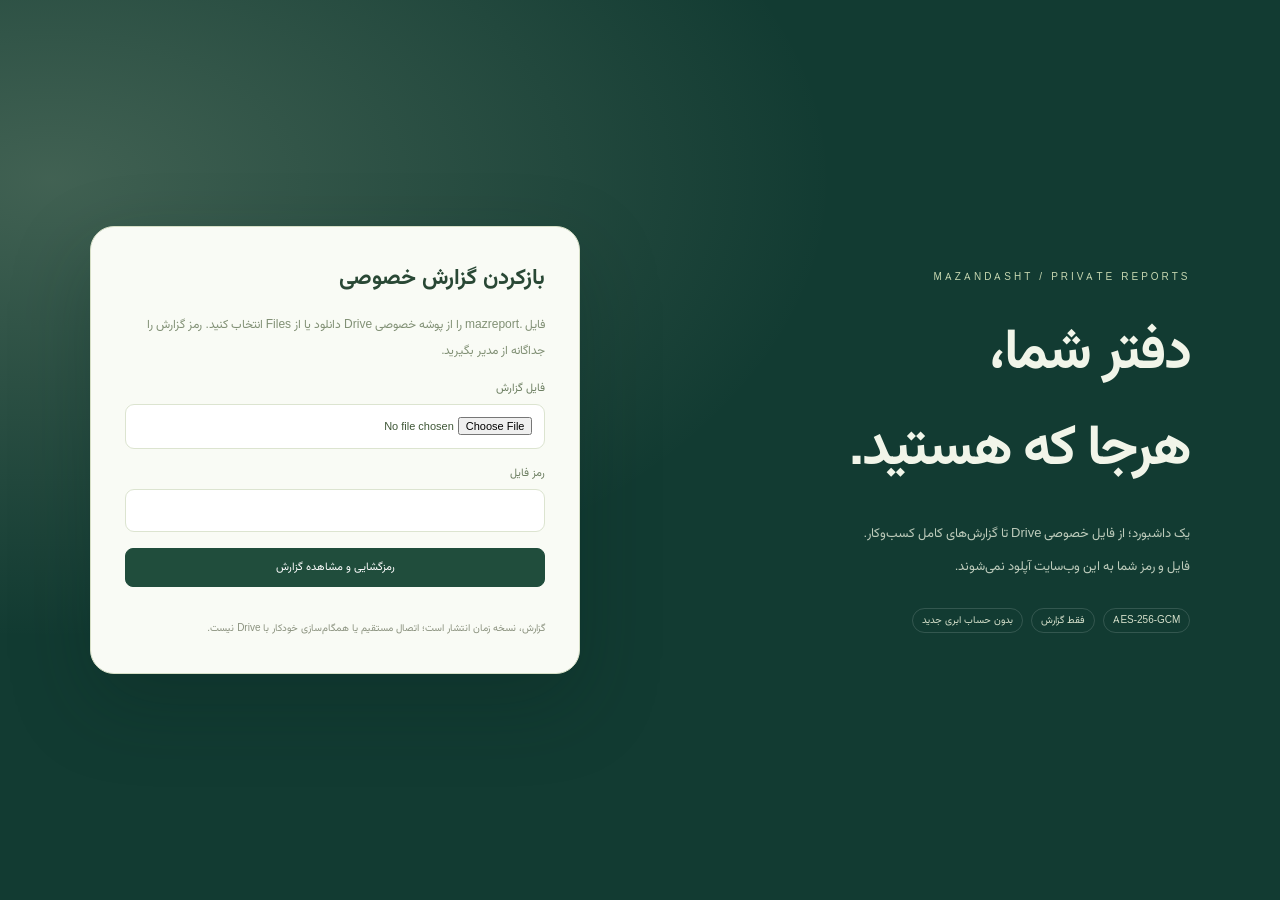
<file: docs/viewer/index.html>
<!doctype html>
<html lang="fa" dir="rtl">
  <head>
    <meta charset="utf-8" />
    <meta
      name="viewport"
      content="width=device-width,initial-scale=1,viewport-fit=cover"
    />
    <meta name="apple-mobile-web-app-capable" content="yes" />
    <meta name="apple-mobile-web-app-title" content="گزارش مازندشت" />
    <meta name="theme-color" content="#153e35" />
    <title>مازندشت | پنل گزارش فقط‌خواندنی</title>
    <style>@font-face {
  font-family: Local;
  src: local("Vazirmatn"), local("Tahoma");
}
* {
  box-sizing: border-box;
}
html,
body {
  margin: 0;
  width: 100%;
  height: 100%;
  overflow: hidden;
}
body {
  font-family: Local, Tahoma, Arial, sans-serif;
  background: #f4f6f3;
  color: #233b34;
  font-size: 13px;
}
button,
input,
select,
textarea {
  font: inherit;
}
button,
a,
input,
select {
  outline-offset: 4px;
}
button,
a {
  touch-action: manipulation;
}
button {
  cursor: pointer;
}
a {
  color: inherit;
  text-decoration: none;
}
button:disabled {
  opacity: 0.45;
  cursor: not-allowed;
}
.shell {
  height: 100dvh;
  display: grid;
  grid-template-columns: 224px 1fr;
  grid-template-rows: 1fr;
  direction: rtl;
}
.sidebar {
  background: #153e35;
  color: #c1d4ca;
  padding: 27px 18px 16px;
  display: flex;
  flex-direction: column;
  min-height: 0;
}
.brand {
  display: flex;
  align-items: center;
  gap: 12px;
  color: #f6f9eb;
  margin: 0 10px 27px;
}
.mark {
  width: 43px;
  height: 43px;
  border-radius: 13px;
  display: grid;
  place-items: center;
  background: #d7e9af;
  color: #153e35;
}
.mark svg {
  width: 31px;
  height: 31px;
}
.brand h1 {
  font-size: 24px;
  margin: 0 0 4px;
  font-weight: 800;
  letter-spacing: -1px;
}
.brand small {
  font-size: 9px;
  letter-spacing: 2px;
  color: #98b5a7;
}
.navgroup {
  font-size: 10px;
  margin: 15px 14px 8px;
  color: #799e8e;
}
.navitem {
  border: 0;
  background: transparent;
  color: inherit;
  display: flex;
  align-items: center;
  gap: 12px;
  width: 100%;
  border-radius: 9px;
  padding: 11px 14px;
  text-align: right;
  transition: 0.2s;
  margin: 2px 0;
}
.navitem svg {
  width: 18px;
  height: 18px;
}
.navitem:hover {
  background: #204d41;
  color: white;
}
.navitem.active {
  background: #d5e8af;
  color: #153e35;
  font-weight: 700;
}
.navitem.active:after {
  content: "";
  margin-right: auto;
  width: 5px;
  height: 5px;
  border-radius: 50%;
  background: #153e35;
}
.sidebarfoot {
  margin-top: auto;
  border-top: 1px solid #31564a;
  padding: 15px 9px 0;
  display: flex;
  gap: 9px;
  align-items: center;
  font-size: 11px;
}
.pulse {
  display: inline-block;
  width: 7px;
  height: 7px;
  background: #b6d998;
  border-radius: 50%;
  box-shadow: 0 0 0 4px #ffffff09;
}
.workspace {
  min-width: 0;
  min-height: 0;
  display: flex;
  flex-direction: column;
}
.topbar {
  height: 77px;
  flex-shrink: 0;
  border-bottom: 1px solid #e0e7df;
  display: flex;
  align-items: center;
  justify-content: space-between;
  padding: 0 32px;
  background: #fafbf8;
  gap: 14px;
}
.breadcrumb {
  font-size: 11px;
  color: #85958c;
  display: flex;
  align-items: center;
  gap: 10px;
}
.breadcrumb b {
  color: #334d41;
  font-weight: 500;
}
.topactions {
  display: flex;
  align-items: center;
  gap: 16px;
}
.date {
  color: #6d8177;
  font-size: 11px;
  white-space: nowrap;
}
.iconbtn {
  border: 1px solid #e1e7de;
  background: #fff;
  width: 33px;
  height: 33px;
  display: grid;
  place-items: center;
  border-radius: 9px;
  color: #4b6657;
}
.iconbtn svg {
  width: 17px;
  height: 17px;
}
.profile {
  display: flex;
  gap: 9px;
  align-items: center;
  padding-right: 14px;
  border-right: 1px solid #e2e7dd;
}
.avatar {
  background: #e9eedd;
  color: #3b5945;
  width: 33px;
  height: 33px;
  display: grid;
  place-items: center;
  border-radius: 50%;
  font-weight: bold;
}
.profile strong {
  display: block;
  font-size: 11px;
}
.profile small {
  font-size: 9px;
  color: #8a978e;
}
.content {
  padding: 26px 32px 14px;
  flex: 1;
  min-height: 0;
  display: flex;
  flex-direction: column;
  gap: 20px;
}
.heading {
  display: flex;
  justify-content: space-between;
  align-items: center;
  gap: 16px;
  flex-shrink: 0;
}
.eyebrow {
  font-size: 10px;
  color: #7f9284;
  margin-bottom: 7px;
  letter-spacing: 1px;
}
.heading h2 {
  font-size: 24px;
  letter-spacing: -0.8px;
  margin: 0 0 9px;
  font-weight: 700;
}
.heading p {
  font-size: 11px;
  color: #809084;
  margin: 0;
}
.btn {
  border: 1px solid #dbe3d6;
  border-radius: 8px;
  background: #fff;
  color: #365241;
  padding: 10px 15px;
  display: inline-flex;
  align-items: center;
  justify-content: center;
  gap: 8px;
  white-space: nowrap;
  font-size: 11px;
}
.btn svg {
  width: 16px;
  height: 16px;
}
.btn.primary {
  background: #204d3c;
  color: #fff;
  border-color: #204d3c;
}
.btn.soft {
  background: #edf2e4;
  border-color: #edf2e4;
}
.btn.danger {
  color: #a1403a;
}
.buttons {
  display: flex;
  gap: 8px;
  align-items: center;
}
.notice {
  padding: 9px 14px;
  background: #f9f3e1;
  border: 1px solid #e9dfbc;
  border-radius: 8px;
  color: #93804c;
  font-size: 10px;
  display: flex;
  align-items: center;
  gap: 9px;
  flex-shrink: 0;
}
.notice svg {
  width: 15px;
  height: 15px;
}
.cards {
  display: grid;
  grid-template-columns: repeat(4, 1fr);
  gap: 16px;
  flex-shrink: 0;
}
.card {
  border: 1px solid #e0e6dc;
  background: #fff;
  border-radius: 12px;
  padding: 18px;
  min-width: 0;
}
.stathead {
  display: flex;
  align-items: center;
  justify-content: space-between;
  font-size: 11px;
  color: #829080;
}
.stathead svg {
  width: 18px;
  height: 18px;
  color: #5f7f69;
}
.statnum {
  font-size: 26px;
  font-weight: 700;
  line-height: 1.4;
  margin-top: 16px;
  white-space: nowrap;
  letter-spacing: -1px;
  color: #244e39;
  font-variant-numeric: tabular-nums;
}
.statnum span {
  font-size: 10px;
  font-weight: 400;
  color: #8d9889;
  margin-right: 5px;
  letter-spacing: 0;
}
.statfoot {
  margin-top: 10px;
  font-size: 9px;
  color: #98a18f;
  display: flex;
  align-items: center;
  gap: 5px;
}
.statfoot b {
  color: #6d8c46;
  font-weight: 400;
}
.dashgrid {
  display: grid;
  grid-template-columns: minmax(0, 1.7fr) minmax(230px, 1fr);
  gap: 18px;
  min-height: 0;
  flex: 1;
}
.panel {
  background: #fff;
  border: 1px solid #e0e6dc;
  border-radius: 12px;
  display: flex;
  flex-direction: column;
  min-height: 0;
  overflow: hidden;
}
.panelhead {
  display: flex;
  align-items: center;
  justify-content: space-between;
  padding: 18px 20px;
  flex-shrink: 0;
}
.panelhead h3 {
  font-size: 13px;
  margin: 0;
}
.panelhead small {
  font-size: 9px;
  color: #96a08f;
}
.chart {
  height: 180px;
  padding: 0 15px;
  min-height: 90px;
  flex: 1;
  position: relative;
}
.chart svg {
  width: 100%;
  height: 100%;
}
.chartlegend {
  display: flex;
  align-items: center;
  gap: 18px;
  font-size: 9px;
  color: #84927f;
}
.dot {
  width: 6px;
  height: 6px;
  display: inline-block;
  background: #315d42;
  border-radius: 50%;
  margin-left: 5px;
}
.dot.light {
  background: #b9cd95;
}
.summarylist {
  padding: 0 20px;
  display: grid;
  gap: 15px;
}
.summaryitem {
  display: flex;
  align-items: center;
  justify-content: space-between;
  font-size: 11px;
  border-bottom: 1px solid #f0f2eb;
  padding-bottom: 14px;
}
.summaryitem span {
  color: #86917f;
}
.summaryitem strong {
  font-weight: 500;
}
.greenbox {
  margin: auto 18px 17px;
  padding: 14px;
  background: #f0f5e9;
  border-radius: 9px;
  color: #5b7654;
  font-size: 10px;
  line-height: 1.9;
}
.greenbox strong {
  display: block;
  color: #45653e;
  font-size: 11px;
}
.dashleft {
  display: flex;
  flex-direction: column;
  gap: 18px;
  min-height: 0;
}
.recent {
  flex: 1.1;
}
.chartpanel {
  flex: 1;
}
.tablewrap {
  min-height: 0;
  flex: 1;
  overflow: auto;
}
table {
  border-collapse: collapse;
  width: 100%;
  font-size: 11px;
  text-align: right;
  white-space: nowrap;
}
th {
  background: #f7f9f3;
  color: #85917c;
  font-weight: 400;
  font-size: 10px;
  padding: 12px 17px;
  border-top: 1px solid #eef1e8;
  border-bottom: 1px solid #eef1e8;
}
td {
  padding: 13px 17px;
  border-bottom: 1px solid #edf1e7;
  color: #56674f;
}
tbody tr:hover {
  background: #fbfcf8;
}
td strong {
  font-size: 11px;
  color: #3d5637;
  font-weight: 500;
}
.badge {
  display: inline-flex;
  align-items: center;
  border-radius: 5px;
  padding: 4px 8px;
  font-size: 9px;
  background: #edf5e7;
  color: #678347;
}
.badge.amber {
  background: #f7f1df;
  color: #a48c48;
}
.badge.red {
  background: #faece7;
  color: #b46a52;
}
.footnote {
  color: #91a08c;
  display: flex;
  align-items: center;
  justify-content: space-between;
  font-size: 9px;
  flex-shrink: 0;
}
.footnote span {
  display: flex;
  align-items: center;
  gap: 6px;
}
.footnote svg {
  width: 12px;
  height: 12px;
}
.toolbar {
  display: flex;
  gap: 10px;
  align-items: center;
  padding: 13px 18px;
  border-bottom: 1px solid #edf1e8;
  flex-shrink: 0;
}
.search {
  position: relative;
  flex: 1;
  max-width: 310px;
}
.search svg {
  position: absolute;
  right: 11px;
  top: 10px;
  width: 16px;
  height: 16px;
  color: #9aa78f;
}
.search input {
  width: 100%;
  padding: 10px 35px 10px 12px;
}
.toolbar input,
.toolbar select {
  max-width: 165px;
}
input,
select,
textarea {
  background: #fafbf7;
  border: 1px solid #dfe6d8;
  border-radius: 7px;
  color: #3f5737;
  padding: 10px 11px;
  min-width: 0;
  width: 100%;
}
input:focus,
select:focus,
textarea:focus {
  outline: 2px solid #abc78a;
  border-color: #a9c489;
}
.fullpanel {
  flex: 1;
}
.pagination {
  display: flex;
  align-items: center;
  justify-content: space-between;
  padding: 12px 18px;
  color: #96a28a;
  font-size: 10px;
  flex-shrink: 0;
}
.pagination .btn {
  padding: 6px 10px;
}
.empty {
  text-align: center;
  padding: 38px 12px;
  color: #98a38d;
  font-size: 11px;
  white-space: normal;
  line-height: 2;
}
.empty svg {
  display: block;
  width: 34px;
  height: 34px;
  margin: 0 auto 12px;
  opacity: 0.5;
}
.tabs {
  display: flex;
  gap: 5px;
  flex-wrap: wrap;
}
.tabs .btn {
  background: transparent;
  border-color: transparent;
}
.tabs .btn.selected {
  background: #e6eedc;
  color: #3d6735;
  border-color: #dae5ce;
}
.document {
  overflow: auto;
  padding: 20px;
  line-height: 2.3;
  color: #64785a;
  font-size: 12px;
}
.document h3 {
  color: #36542d;
  margin-top: 0;
}
.document code {
  background: #edf1e6;
  padding: 2px 5px;
  border-radius: 4px;
}
.importarea {
  display: grid;
  grid-template-columns: 1fr 1fr;
  gap: 20px;
  padding: 24px;
}
.dropzone {
  border: 1px dashed #a9bb96;
  background: #f7faf1;
  border-radius: 12px;
  padding: 25px;
  text-align: center;
  display: flex;
  flex-direction: column;
  align-items: center;
  gap: 15px;
  line-height: 1.9;
}
.dropzone > svg {
  width: 35px;
  height: 35px;
  color: #759760;
}
.dropzone p {
  margin: 0;
  color: #90a17e;
  font-size: 11px;
}
.dropzone input {
  max-width: 300px;
}
.schema {
  background: #fafbf7;
  border-radius: 10px;
  padding: 18px;
  font-size: 11px;
  line-height: 2.2;
  color: #819572;
}
.schema b {
  color: #44633a;
}
.schema code {
  direction: ltr;
  display: block;
  text-align: left;
  font-size: 11px;
  color: #517147;
  margin: 10px 0;
}
dialog {
  width: min(720px, calc(100% - 30px));
  border: 1px solid #d6e1cc;
  border-radius: 15px;
  padding: 0;
  box-shadow: 0 30px 100px #153e3530;
  color: #2e4826;
  max-height: 90dvh;
  background: #fff;
}
dialog::backdrop {
  background: #0e2d2560;
  backdrop-filter: blur(3px);
}
.modalhead {
  display: flex;
  align-items: center;
  justify-content: space-between;
  padding: 20px 24px;
  border-bottom: 1px solid #e8eee0;
}
.modalhead h3 {
  margin: 0;
  font-size: 17px;
}
.modalbody {
  padding: 22px 24px;
  max-height: calc(90dvh - 145px);
  overflow: auto;
}
.formgrid {
  display: grid;
  grid-template-columns: 1fr 1fr;
  gap: 15px 18px;
}
.field {
  display: flex;
  flex-direction: column;
  gap: 8px;
}
.field label {
  font-size: 11px;
  color: #748a62;
}
.field.full {
  grid-column: 1/-1;
}
.field small {
  font-size: 9px;
  color: #96a484;
}
.modalfoot {
  display: flex;
  justify-content: flex-end;
  gap: 10px;
  padding: 16px 24px;
  background: #f8faf4;
  border-top: 1px solid #e6ecdc;
}
.formerror {
  color: #ab5846;
  font-size: 11px;
  margin-top: 15px;
  line-height: 1.8;
}
.calculation {
  grid-column: 1/-1;
  border-radius: 8px;
  padding: 14px;
  background: #f0f6e9;
  font-size: 12px;
  color: #567c44;
}
.loading {
  height: 100dvh;
  display: grid;
  place-items: center;
  color: #789268;
}
.login {
  height: 100dvh;
  display: grid;
  place-items: center;
  background: #163f35;
}
.loginbox {
  width: min(400px, 90%);
  padding: 35px;
  background: #fcfdf9;
  border-radius: 18px;
  display: flex;
  flex-direction: column;
  gap: 20px;
}
.loginbox h1 {
  margin: 0;
  color: #2e523c;
}
.loginbox p {
  font-size: 12px;
  color: #87977d;
  line-height: 2;
}
.loginbox label {
  font-size: 12px;
  color: #617b50;
}
.loginbox input {
  margin-top: 8px;
}
#toast {
  position: fixed;
  bottom: 22px;
  left: 28px;
  z-index: 1000;
  background: #214f3c;
  color: #fff;
  box-shadow: 0 8px 30px #153e3520;
  border-radius: 10px;
  padding: 15px 22px;
  transform: translateY(120px);
  transition: 0.25s;
  max-width: 450px;
  font-size: 12px;
  line-height: 1.8;
}
#toast.show {
  transform: translateY(0);
}
.insightgrid {
  display: grid;
  grid-template-columns: 1fr 1fr;
  gap: 18px;
  padding: 20px;
}
.insight {
  border: 1px solid #e4eadc;
  border-radius: 10px;
  padding: 20px;
}
.insight b {
  display: block;
  font-size: 25px;
  color: #3b6a35;
  margin: 12px 0;
}
.insight small {
  color: #8b9e7b;
  display: block;
  direction: ltr;
  font-size: 10px;
}
.errorpanel {
  padding: 30px;
  line-height: 2;
}
.mobiletitle {
  display: none;
}
@media (min-height: 930px) {
  .content {
    gap: 24px;
    padding-top: 32px;
  }
  .statnum {
    margin-top: 23px;
  }
  .card {
    padding: 23px;
  }
  .chart {
    min-height: 150px;
  }
  .panelhead {
    padding: 22px;
  }
}
@media (max-height: 780px) {
  .sidebar {
    padding-top: 18px;
  }
  .brand {
    margin-bottom: 12px;
  }
  .navitem {
    padding: 8px 13px;
  }
  .navgroup {
    margin-top: 10px;
  }
  .topbar {
    height: 60px;
  }
  .content {
    padding-top: 18px;
    gap: 14px;
  }
  .heading h2 {
    font-size: 22px;
    margin-bottom: 5px;
  }
  .statnum {
    font-size: 23px;
    margin-top: 9px;
  }
  .statfoot {
    margin-top: 5px;
  }
  .card {
    padding: 14px;
  }
  .panelhead {
    padding: 13px 18px;
  }
  .chart {
    min-height: 80px;
  }
  .dashgrid {
    gap: 14px;
  }
  .dashleft {
    gap: 14px;
  }
  td {
    padding-top: 10px;
    padding-bottom: 10px;
  }
  .notice {
    padding: 7px 12px;
  }
  .greenbox {
    padding: 10px;
    font-size: 9px;
  }
  .summarylist {
    gap: 10px;
  }
  .summaryitem {
    padding-bottom: 10px;
  }
}
@media (max-width: 1100px) {
  .shell {
    grid-template-columns: 180px 1fr;
  }
  .sidebar {
    padding-right: 10px;
    padding-left: 10px;
  }
  .topbar {
    padding: 0 20px;
  }
  .content {
    padding-right: 20px;
    padding-left: 20px;
  }
  .cards {
    gap: 10px;
  }
  .statnum {
    font-size: 21px;
  }
  .brand {
    gap: 9px;
  }
  .brand h1 {
    font-size: 22px;
  }
  .dashgrid {
    grid-template-columns: minmax(0, 1.6fr) minmax(210px, 1fr);
  }
  .date {
    display: none;
  }
}
@media (max-width: 800px) {
  .shell {
    grid-template-columns: 66px 1fr;
  }
  .brand {
    margin: 0 auto 20px;
  }
  .brand > div:not(.mark),
  .navitem span,
  .navgroup,
  .sidebarfoot span {
    display: none;
  }
  .sidebar {
    padding: 18px 9px;
  }
  .navitem {
    padding: 12px;
    justify-content: center;
  }
  .navitem.active:after {
    display: none;
  }
  .sidebarfoot {
    padding: 14px 10px;
  }
  .mark {
    width: 38px;
    height: 38px;
  }
  .dashgrid {
    grid-template-columns: 1fr;
  }
  .dashgrid > .panel {
    display: none;
  }
  .cards {
    grid-template-columns: repeat(4, 1fr);
  }
  .statnum {
    font-size: 18px;
  }
  .stathead {
    font-size: 9px;
  }
  .stathead svg {
    display: none;
  }
  .statfoot {
    display: none;
  }
  .card {
    padding: 12px;
  }
  .heading h2 {
    font-size: 20px;
  }
  .profile > div:not(.avatar) {
    display: none;
  }
  .topactions {
    gap: 8px;
  }
  .topbar {
    padding: 0 15px;
  }
  .content {
    padding: 18px 15px 12px;
  }
  .notice {
    font-size: 9px;
  }
  .importarea {
    grid-template-columns: 1fr;
  }
  .schema {
    display: none;
  }
  .toolbar {
    flex-wrap: wrap;
    gap: 8px;
  }
  .toolbar input,
  .toolbar select {
    max-width: 120px;
  }
  .toolbar .search {
    max-width: 100%;
    flex-basis: 100%;
  }
  .footnote > span:last-child {
    display: none;
  }
}
@media (max-width: 500px) {
  .cards {
    grid-template-columns: repeat(2, 1fr);
  }
  .heading {
    align-items: flex-start;
  }
  .heading p {
    max-width: 200px;
    line-height: 1.7;
  }
  .heading .buttons .btn:not(.primary) {
    display: none;
  }
  .breadcrumb {
    font-size: 9px;
  }
  .content {
    gap: 12px;
  }
  .statnum {
    margin-top: 5px;
    font-size: 20px;
  }
  .chartpanel {
    display: none;
  }
  .formgrid {
    grid-template-columns: 1fr;
  }
  .field.full {
    grid-column: auto;
  }
  .insightgrid {
    grid-template-columns: 1fr;
  }
  .insight {
    padding: 14px;
  }
  .profile {
    display: none;
  }
  .topbar {
    height: 55px;
  }
  .heading h2 {
    font-size: 18px;
  }
  .notice {
    line-height: 1.8;
  }
  .footnote {
    font-size: 8px;
  }
  .sidebar {
    padding-top: 12px;
  }
  .navitem {
    padding: 11px;
  }
  .brand {
    margin-bottom: 10px;
  }
}
.pagecontent {
  min-height: 0;
  flex: 1;
}
.normalcontents {
  display: flex;
  flex-direction: column;
  gap: 14px;
}
.dashcontents {
  display: flex;
  flex-direction: column;
  gap: 20px;
}
.greenbox svg {
  width: 15px;
  height: 15px;
  vertical-align: middle;
  margin-left: 5px;
}
.panelhead .btn {
  padding: 6px 10px;
}
@media (max-height: 780px) {
  .dashcontents {
    gap: 14px;
  }
}
.dashleft,
.dashgrid,
.panel {
  min-width: 0;
}
.heading > div:first-child {
  min-width: 0;
}
.heading h2,
.heading p {
  overflow-wrap: anywhere;
}
.statnum {
  overflow: hidden;
  text-overflow: ellipsis;
}
@media (max-width: 800px) {
  .dashgrid {
    grid-template-columns: minmax(0, 1fr);
  }
}
@media (max-width: 500px) {
  .statnum {
    font-size: 18px;
  }
  .heading .buttons {
    display: none;
  }
  .recent .panelhead {
    gap: 8px;
    flex-wrap: wrap;
  }
  .recent .panelhead .btn {
    font-size: 9px;
  }
}
</style>
    <style>.report-shell {
  height: 100dvh;
  display: flex;
  flex-direction: column;
  min-width: 0;
  padding: 20px max(16px, env(safe-area-inset-right)) 12px;
  background: #f4f6f3;
  gap: 14px;
}
.report-top {
  display: flex;
  align-items: center;
  justify-content: space-between;
  gap: 12px;
  flex-shrink: 0;
}
.report-brand h1 {
  font-size: 23px;
  margin: 0 0 7px;
  color: #204d3c;
}
.report-brand p {
  font-size: 11px;
  color: #6d8170;
  margin: 0;
}
.report-filters {
  display: grid;
  grid-template-columns: minmax(150px, 2fr) repeat(2, minmax(120px, 1fr)) auto;
  gap: 12px;
  align-items: end;
  flex-shrink: 0;
  background: #fff;
  padding: 14px;
  border: 1px solid #dfe6d8;
  border-radius: 12px;
}
.report-filters label {
  font-size: 11px;
  color: #617d51;
  display: flex;
  flex-direction: column;
  gap: 7px;
}
.report-tabs {
  display: flex;
  gap: 6px;
  overflow: auto;
  flex-shrink: 0;
  padding-bottom: 5px;
}
.report-tabs button {
  flex-shrink: 0;
}
.report-tabs .selected {
  background: #204d3c;
  color: white;
  border-color: #204d3c;
}
.report-body {
  flex: 1;
  min-height: 0;
  min-width: 0;
  overflow: auto;
  display: flex;
  flex-direction: column;
  gap: 15px;
}
.report-body > .panel {
  flex-shrink: 0;
  overflow: visible;
}
.report-table {
  overflow: auto;
  max-width: 100%;
}
.report-cards {
  display: grid;
  grid-template-columns: repeat(3, minmax(0, 1fr));
  gap: 12px;
}
.report-cards .statnum {
  font-size: 24px;
  overflow-wrap: anywhere;
  white-space: normal;
}
.report-notes {
  font-size: 11px;
  color: #7a8d6b;
  line-height: 2;
  margin: 0;
  padding: 15px 30px;
  background: #edf3e5;
  border-radius: 10px;
}
.report-status {
  font-size: 10px;
  color: #7c8b73;
  flex-shrink: 0;
  line-height: 1.7;
}
.report-error {
  color: #ad4e37;
}
.report-summary {
  padding: 12px 18px;
  line-height: 2;
  color: #6e855d;
  font-size: 12px;
}
.report-shell .tablewrap {
  overflow: visible;
}
.report-help {
  font-size: 12px;
  line-height: 2.2;
  padding: 20px;
  color: #678055;
}
.report-shell .pagination {
  background: #fff;
  border-radius: 8px;
}
.report-login-note {
  font-size: 11px;
  line-height: 2;
  color: #7e8c71;
}
.report-shell footer {
  font-size: 10px;
  color: #7d8c73;
  flex-shrink: 0;
}
.report-body .empty {
  background: #fff;
  border-radius: 10px;
}
.report-top .buttons {
  flex-wrap: wrap;
  justify-content: flex-end;
}
@media (max-width: 700px) {
  .report-shell {
    padding-top: 14px;
    gap: 10px;
  }
  .report-top {
    align-items: flex-start;
  }
  .report-brand h1 {
    font-size: 19px;
  }
  .report-top .btn {
    padding: 7px 9px;
    font-size: 10px;
  }
  .report-filters {
    grid-template-columns: 1fr 1fr;
    padding: 10px;
    gap: 10px;
  }
  .report-filters label:first-child {
    grid-column: 1/-1;
  }
  .report-filters .btn {
    grid-column: 1/-1;
  }
  .report-cards {
    grid-template-columns: repeat(2, minmax(0, 1fr));
  }
  .report-cards .card {
    padding: 14px;
  }
  .report-cards .statnum {
    font-size: 19px;
  }
  .report-status {
    font-size: 9px;
  }
  .report-top .badge {
    font-size: 8px;
  }
  .report-tabs .btn {
    padding: 8px 11px;
  }
}
@font-face {
  font-family: Vazirmatn;
  src: url("[data-uri]") format("woff2");
  font-weight: 400;
  font-display: swap;
}
@font-face {
  font-family: Vazirmatn;
  src: url("[data-uri]") format("woff2");
  font-weight: 700;
  font-display: swap;
}
body,
input,
select,
button {
  font-family: Vazirmatn, Tahoma, sans-serif;
}
.report-shell {
  background:
    radial-gradient(ellipse at 5% 0, #e9e6d9 0, transparent 32%), #f5f6f1;
  padding: 24px;
  gap: 13px;
}
.report-top {
  padding: 0 4px;
}
.report-brand h1 {
  font-size: 24px;
  letter-spacing: -1px;
}
.report-brand p {
  font-size: 11px;
  line-height: 1.8;
}
.report-top .badge {
  background: #e8efdf;
  color: #46684c;
  border-radius: 99px;
  padding: 7px 12px;
}
.report-filters {
  border-radius: 16px;
  border-color: #e3e6db;
  box-shadow: 0 5px 20px #29473304;
  padding: 12px 16px;
}
.report-filters input,
.report-filters select {
  border-color: #e1e7d7;
  background: #fbfcf8;
  border-radius: 9px;
}
.report-tabs {
  scrollbar-width: thin;
  gap: 8px;
}
.report-tabs .btn {
  border: 0;
  background: transparent;
  color: #7e8879;
  padding: 9px 14px;
}
.report-tabs .selected {
  background: #244c3b;
  color: #fff;
  box-shadow: 0 4px 9px #244c3b12;
}
.report-body {
  gap: 18px;
  padding-bottom: 8px;
}
.report-hero {
  background: linear-gradient(115deg, #294c40, #123d34 60%, #183f36);
  border-radius: 22px;
  color: #fff;
  display: grid;
  grid-template-columns: 1.5fr 1fr;
  position: relative;
  overflow: hidden;
  min-height: 228px;
  padding: 26px 34px;
  gap: 25px;
  flex-shrink: 0;
  isolation: isolate;
}
.hero-kicker {
  font-size: 10px;
  letter-spacing: 3px;
  color: #c5d6b0;
}
.report-hero h2 {
  font-size: 31px;
  line-height: 1.65;
  letter-spacing: -1.1px;
  font-weight: 700;
  margin: 8px 0;
}
.report-hero p {
  font-size: 11px;
  color: #c1d0c0;
  margin: 3px 0 17px;
}
.hero-chips {
  display: flex;
  gap: 8px;
  flex-wrap: wrap;
}
.hero-chips span {
  font-size: 10px;
  border: 1px solid #ffffff24;
  padding: 4px 9px;
  border-radius: 99px;
  color: #d6e0cb;
}
.orb {
  position: absolute;
  border-radius: 50%;
  pointer-events: none;
  z-index: -1;
}
.orb-one {
  height: 360px;
  width: 360px;
  background: radial-gradient(circle, #c7d99719, transparent 68%);
  left: 3%;
  top: -90px;
  animation: drift 13s ease-in-out infinite alternate;
}
.orb-two {
  height: 180px;
  width: 180px;
  border: 1px solid #d1ddb71c;
  left: 31%;
  bottom: -110px;
  box-shadow:
    0 0 0 30px #cbd5a105,
    0 0 0 65px #cbd5a104;
}
.weather {
  border-right: 1px solid #ffffff1c;
  padding: 12px 24px;
  display: flex;
  flex-direction: column;
  justify-content: center;
  gap: 9px;
  position: relative;
  min-width: 0;
}
.weather span {
  font-size: 11px;
  color: #d0dcc5;
}
.weather strong {
  font-size: 25px;
  line-height: 1.6;
}
.weather strong small {
  font-size: 11px;
  display: inline-block;
  font-weight: 400;
}
.weather small {
  font-size: 9px;
  line-height: 1.8;
  color: #c4d0c1;
}
.weather .btn {
  align-self: flex-start;
  background: #ffffff0c;
  color: #e0e8db;
  border-color: #ffffff25;
  font-size: 10px;
  padding: 7px 12px;
}
.weather .weather-orbit {
  position: absolute;
  left: 10px;
  top: 0;
  font-size: 50px;
  color: #e1c97d;
  filter: drop-shadow(0 0 18px #efd99070);
  animation: drift 8s ease-in-out infinite alternate;
}
.weather.cloudy .weather-orbit {
  color: #dfedec;
}
.weather.rainy .weather-orbit {
  color: #8bb9dd;
  animation: rain 3s ease-in-out infinite alternate;
}
.weather form {
  display: flex;
  flex-direction: column;
  gap: 8px;
}
.weather label {
  font-size: 10px;
  color: #d7e2cd;
}
.weather input {
  background: #ffffff13;
  border-color: #ffffff21;
  color: #fff;
  min-width: 0;
  padding: 6px;
  width: 100%;
}
.weather-coordinates {
  display: grid;
  grid-template-columns: 1fr 1fr;
  gap: 10px;
}
.report-cards {
  grid-template-columns: repeat(3, minmax(0, 1fr));
  gap: 14px;
}
.report-cards .card {
  position: relative;
  border: 1px solid #e1e6da;
  border-radius: 17px;
  padding: 18px 22px;
  box-shadow: 0 4px 15px #1a3c2c03;
  background: linear-gradient(140deg, #fff, #fcfdf9);
  transition:
    transform 0.2s,
    box-shadow 0.2s;
}
.report-cards .card:hover {
  transform: translateY(-3px);
  box-shadow: 0 10px 20px #28462e0a;
}
.report-cards .stathead {
  font-size: 11px;
}
.report-cards .statnum {
  font-size: 25px;
  font-weight: 700;
  letter-spacing: -0.7px;
  margin-top: 12px;
}
.report-cards .statnum span {
  font-weight: 400;
  letter-spacing: 0;
}
.report-notes {
  border: 1px solid #e2e8d8;
  border-radius: 14px;
  background: #eef2e7;
  line-height: 2.1;
}
.report-table th {
  background: #f0f4ea;
  font-size: 11px;
  color: #6c7c61;
  padding: 14px;
}
.report-table td {
  padding: 13px 16px;
  font-size: 12px;
  border-color: #edf0e8;
}
.report-table tbody tr:hover {
  background: #f6f8f0;
}
.report-status {
  padding: 0 5px;
  color: #8b9582;
}
.report-body > .panel {
  border-radius: 16px;
  border-color: #e1e6d9;
}
.report-summary {
  background: #f0f4e9;
  border-radius: 12px;
}
.report-top a.btn {
  text-decoration: none;
}
.cloud-gate {
  height: 100dvh;
  overflow: auto;
  display: grid;
  grid-template-columns: 1.1fr 1fr;
  align-items: center;
  gap: 70px;
  padding: 7vw;
  background:
    radial-gradient(ellipse at 4% 20%, #ced4b440, transparent 45%), #123b32;
  color: #f1f5e9;
}
.cloud-story h1 {
  font-size: clamp(34px, 4.4vw, 68px);
  line-height: 1.7;
  letter-spacing: -2px;
  margin: 20px 0;
}
.cloud-story p {
  color: #bdcbbb;
  line-height: 2.5;
  font-size: 13px;
  margin-bottom: 25px;
}
.cloud-form {
  background: #f9fbf5;
  color: #294835;
  border: 1px solid #d6dfc6;
  padding: 34px;
  border-radius: 24px;
  box-shadow: 0 30px 80px #061e1b40;
  display: flex;
  flex-direction: column;
  gap: 16px;
}
.cloud-form h2 {
  font-size: 22px;
  margin: 0;
}
.cloud-form p {
  font-size: 12px;
  color: #819075;
  line-height: 2.2;
  margin: 0;
}
.cloud-form label {
  font-size: 11px;
  color: #6c7e61;
}
.cloud-form input {
  width: 100%;
  margin-top: 7px;
  padding: 12px;
  background: #fff;
  border-radius: 9px;
  border: 1px solid #dce4d0;
}
.cloud-form small {
  font-size: 10px;
  color: #8b927f;
  line-height: 2;
}
#cloud-error {
  color: #ac4b37;
  font-size: 12px;
}
.report-trend {
  background: #fff;
  border: 1px solid #e1e6d9;
  border-radius: 16px;
  padding: 15px 22px;
  flex-shrink: 0;
}
.report-trend h3 {
  margin: 0 0 10px;
  font-size: 12px;
  color: #708263;
}
.report-trend svg {
  width: 100%;
  height: 120px;
  overflow: visible;
}
.report-trend text {
  font-family: Vazirmatn;
  font-size: 10px;
  fill: #809274;
}
.report-trend .bar {
  fill: #bed195;
}
.report-trend .bar:last-of-type {
  fill: #345a45;
}
.report-trend .axis {
  stroke: #e8eddf;
}
.report-trend .bar {
  animation: rise 0.7s ease-out;
  transform-origin: bottom;
}
@keyframes drift {
  from {
    transform: translateY(0);
  }
  to {
    transform: translateY(12px);
  }
}
@keyframes rain {
  from {
    transform: translateY(-2px);
  }
  to {
    transform: translateY(5px);
  }
}
@keyframes rise {
  from {
    opacity: 0.2;
  }
  to {
    opacity: 1;
  }
}
@media (prefers-reduced-motion: reduce) {
  *,
  *::before,
  *::after {
    animation: none !important;
    transition: none !important;
  }
}
@media (max-width: 900px) {
  .report-shell {
    padding: 16px;
  }
  .report-hero {
    padding: 22px;
    grid-template-columns: 1fr 1fr;
  }
  .report-hero h2 {
    font-size: 26px;
  }
  .weather {
    padding: 10px 20px;
  }
  .report-cards .statnum {
    font-size: 22px;
  }
  .cloud-gate {
    padding: 35px;
    gap: 35px;
  }
  .cloud-form {
    padding: 25px;
  }
}
@media (max-width: 600px) {
  .report-shell {
    padding: 13px;
    gap: 9px;
  }
  .report-brand h1 {
    font-size: 20px;
  }
  .report-top .badge {
    display: none;
  }
  .report-top .buttons {
    max-width: 160px;
    gap: 4px;
  }
  .report-top .btn {
    font-size: 9px;
    padding: 6px 8px;
  }
  .report-filters {
    padding: 10px;
  }
  .report-hero {
    grid-template-columns: 1fr;
    min-height: 0;
    padding: 22px;
    gap: 18px;
    border-radius: 17px;
  }
  .report-hero h2 {
    font-size: 27px;
  }
  .weather {
    padding: 15px 0 0;
    border-right: 0;
    border-top: 1px solid #ffffff20;
    min-height: 100px;
  }
  .weather .weather-orbit {
    left: 10px;
    top: 12px;
  }
  .weather strong {
    font-size: 25px;
  }
  .hero-kicker {
    font-size: 8px;
    letter-spacing: 2px;
  }
  .report-cards {
    grid-template-columns: repeat(2, minmax(0, 1fr));
    gap: 10px;
  }
  .report-cards .card {
    padding: 14px;
  }
  .report-cards .statnum {
    font-size: 20px;
  }
  .report-body {
    gap: 14px;
  }
  .cloud-gate {
    display: flex;
    flex-direction: column;
    align-items: stretch;
    gap: 25px;
    padding: 30px 18px;
  }
  .cloud-story h1 {
    font-size: 35px;
    margin: 10px 0;
  }
  .cloud-form {
    padding: 24px;
    border-radius: 18px;
  }
  .cloud-story p {
    font-size: 11px;
  }
  .report-status {
    font-size: 9px;
  }
}

/* Low-chroma operational semantics; withdrawals deliberately keep their base background. */
tr.row-deposit>td{background:#eef0f2!important}tr.row-in>td{background:#eaf4ed!important}tr.row-out>td{background:#edf3fa!important}tr.row-transfer>td{background:#f0edfa!important}tr.row-basket>td{background:#f2f4e8!important}tr.row-return>td{background:#fff4e4!important}
</style>



  </head>
  <body data-mode="portable">
    <div id="reportapp"><div class="loading">اتصال به دفتر مرکزی…</div></div>
    <div id="toast" role="status" aria-live="polite"></div>
  <script>"use strict";
window.MazReport = {
  async decrypt(file, password) {
    if (!crypto.subtle)
      throw Error(
        "این مرورگر به HTTPS و WebCrypto نیاز دارد؛ در Safari/Chrome جدید باز کنید.",
      );
    if (file.size > 80 * 1024 * 1024)
      throw Error("فایل بیش از ۸۰ مگابایت است.");
    const box = JSON.parse(await file.text());
    if (
      box.format !== "mazandasht.report" ||
      box.version !== 1 ||
      box.kdf !== "PBKDF2-SHA256" ||
      box.iterations !== 310000
    )
      throw Error("نسخه یا ساختار بسته معتبر نیست.");
    const bytes = (s) => Uint8Array.from(atob(s), (c) => c.charCodeAt(0));
    const material = await crypto.subtle.importKey(
      "raw",
      new TextEncoder().encode(password),
      "PBKDF2",
      false,
      ["deriveKey"],
    );
    try {
      const key = await crypto.subtle.deriveKey(
        {
          name: "PBKDF2",
          hash: "SHA-256",
          salt: bytes(box.salt),
          iterations: 310000,
        },
        material,
        { name: "AES-GCM", length: 256 },
        false,
        ["decrypt"],
      );
      const plain = await crypto.subtle.decrypt(
        {
          name: "AES-GCM",
          iv: bytes(box.nonce),
          additionalData: new TextEncoder().encode("mazandasht.report.v1"),
        },
        key,
        bytes(box.ciphertext),
      );
      if (plain.byteLength > 50 * 1024 * 1024) throw Error();
      const data = JSON.parse(new TextDecoder().decode(plain));
      if (
        data.format !== "mazandasht.payload" ||
        String(data.schema) !== "1" ||
        !Array.isArray(data.periods) ||
        !data.periods.length
      )
        throw Error();
      return data;
    } catch (e) {
      throw Error("رمز نادرست است یا بسته گزارش سالم/معتبر نیست.");
    }
  },
  filter(base, party) {
    const r = structuredClone(base);
    if (!party) return r;
    const B = (x) => BigInt(x || "0");
    r.filters.party = party;
    r.events = r.events.filter((e) => e.party === party);
    r.trial.forEach((t) => {
      t.debit = "0";
      t.credit = "0";
      t.balance = "0";
    });
    const chart = new Map(r.trial.map((t) => [t.name, t]));
    for (const e of r.events)
      for (const l of e.lines) {
        const t = chart.get(l.account);
        if (!t) throw Error("حساب تعریف‌نشده در فایل گزارش");
        t.debit = String(B(t.debit) + B(l.debit) * B(e.sign));
        t.credit = String(B(t.credit) + B(l.credit) * B(e.sign));
        t.balance = String(B(t.debit) - B(t.credit));
      }
    const cat = (c) =>
      r.trial
        .filter((t) => t.category === c)
        .reduce((a, t) => a + B(t.balance), 0n);
    const bal = (n) => B(chart.get(n)?.balance);
    const income = -cat("revenue"),
      expenses = cat("expense");
    r.profit_loss = {
      revenue: String(income),
      expenses: String(expenses),
      net_profit: String(income - expenses),
      cogs: String(bal("بهای تمام‌شده")),
      operating_expense: String(bal("هزینه عملیاتی")),
      wages: String(bal("هزینه دستمزد")),
      partner_profit_expense: String(bal("سهم سود شریک")),
      partner_loss_income: String(-bal("سهم زیان شریک")),
    };
    r.parties = r.parties.filter((p) => p.name === party);
    const rows = r.statement.rows.filter((e) => e.party === party),
      movement = rows.reduce((a, e) => a + B(e.debit) - B(e.credit), 0n),
      closing = B(r.parties[0]?.net);
    let running = closing - movement;
    r.statement = {
      opening: String(running),
      closing: String(closing),
      rows: rows.map((e) => {
        running += B(e.debit) - B(e.credit);
        return { ...e, balance: String(running) };
      }),
    };
    r.unbilled_receipts = r.unbilled_receipts.filter((e) => e.party === party);
    r.checks = r.checks.filter((e) => e.party === party);
    r.counts = {
      posted_period: String(r.events.length),
      pending_receipts: String(r.unbilled_receipts.length),
      open_checks: String(
        r.checks.filter((e) => !["وصول‌شده", "باطل‌شده"].includes(e.state))
          .length,
      ),
    };
    return r;
  },
};
</script><script>/* Display-only FX. Original amounts stay integer IRR; decimal rates are exact rationals. */
"use strict";
const MazMoney=(()=>{
 function view(unit,settings={},currencies=[]){
  if(Array.isArray(settings))settings=Object.fromEntries(settings.map(x=>[x.key,x.value]));
  const selected=unit==='AUTO'?String(settings.report_currency||'IRR'):unit;
  const c=currencies.find(x=>x.id===selected||x.name===selected);
  if(['IRR','ریال'].includes(selected))return {name:'ریال',rate:'1',digits:0};
  if(['IRT','تومان'].includes(selected))return {name:'تومان',rate:'10',digits:1};
  const n=Number(settings.display_decimals??2),digits=Number.isInteger(n)&&n>=0&&n<=8?n:2;
  return {name:c?.name||selected,rate:String(c?.rial_per_unit||''),digits};
 }
 function format(value,unit,settings,currencies){
  const c=view(unit,settings,currencies),m=c.rate.match(/^(\d+)(?:\.(\d{1,8}))?$/);
  if(!m)return '— (نرخ ثبت نشده)';
  const fraction=m[2]||'',den=BigInt(m[1]+fraction),rateScale=10n**BigInt(fraction.length);
  if(!den)return '— (نرخ نامعتبر)';
  try{
   let n=BigInt(value||0),negative=n<0n;if(negative)n=-n;
   const scale=10n**BigInt(c.digits),numerator=n*rateScale*scale;
   let rounded=numerator/den;if((numerator%den)*2n>=den)rounded++;
   const f=new Intl.NumberFormat('fa-IR',{useGrouping:false});
   return (negative&&rounded?'−':'')+new Intl.NumberFormat('fa-IR').format(rounded/scale)+(c.digits?'٫'+f.format(rounded%scale).padStart(c.digits,'۰'):'');
  }catch{return '—';}
 }
 function units(currencies=[]){return [...new Set(['AUTO','IRR','IRT',...currencies.filter(x=>x.name).map(x=>x.id||x.name)])];}
 return {view,format,units};
})();
if(typeof module!=='undefined')module.exports=MazMoney;
</script><script>"use strict";
const q = (s) => document.querySelector(s),
  root = q("#reportapp");
const esc = (v) =>
  String(v ?? "").replace(
    /[&<>"']/g,
    (c) =>
      ({ "&": "&amp;", "<": "&lt;", ">": "&gt;", '"': "&quot;", "'": "&#39;" })[
        c
      ],
  );
const fa = (v) =>
  new Intl.NumberFormat("fa-IR", { maximumFractionDigits: 3 }).format(
    Number(v || 0),
  );
const portable =
  document.body.dataset.mode === "portable" || location.protocol === "file:";
let cloudBundle = null;
let catalog,
  report,
  health,
  tab = "overview",
  unit = "AUTO",
  currentPage = 1,
  generation = 0;
const dataLabels = {
  Parties: "اشخاص",
  Accounts: "سرفصل‌ها",
  Groups: "گروه‌ها",
  Operations: "عملیات",
  Deals: "قراردادها",
  Baskets: "سبدها",
  Products: "محصولات",
  Stores: "انبارها",
  Banks: "بانک‌ها",
  Weigh: "باسکول",
  Checks: "چک‌ها",
  name: "نام",
  code: "کد شخص",
  role: "نقش",
  active: "فعال",
  note: "توضیحات",
  group: "گروه",
  category: "طبقه",
  parent: "والد",
  debit: "بدهکار",
  credit: "بستانکار",
  partner: "شریک",
  share: "سهم مجموعه (۰ تا ۱)",
  start: "شروع",
  end: "پایان",
  product: "محصول",
  status: "وضعیت",
  policy: "سیاست",
  tare: "تارا (کیلوگرم)",
  date: "تاریخ",
  operation: "عملیات",
  party: "طرف حساب",
  store: "انبار",
  basket: "سبد",
  count: "تعداد",
  gross: "وزن ناخالص",
  loss: "افت٪",
  waste: "ضایعات",
  net: "وزن خالص",
  reference: "مرجع",
  deal: "قرارداد",
  number: "شماره چک",
  direction: "جهت",
  bank: "بانک",
  amount: "مبلغ ریال",
  due: "سررسید",
  state: "وضعیت",
};
const tabs = {
  overview: "نمای مدیریت",
  profit: "سود و زیان",
  balance: "وضعیت مالی",
  accounts: "مانده اشخاص",
  statement: "صورت‌حساب شخص",
  banks: "مانده بانک‌ها",
  banksource: "صورت‌حساب‌های واردشده",
  physical: "گردش فیزیکی و سبد امانی",
  unbilled: "رسیدهای فاکتورنشده",
  checks: "چک‌ها",
  stock: "موجودی",
  trial: "تراز دوره",
  partnerships: "شراکت و تسهیم",
  events: "گردش عملیات",
  tables: "مرکز داده",
  help: "راهنمای اتصال",
};
function currencyView(){return MazMoney.view(unit,report?.settings,report?.currencies);}
const money=v=>MazMoney.format(v,unit,report?.settings,report?.currencies);
const unitName=()=>currencyView().name;
const date = (v) => {
  let s = String(v || "");
  return s.length === 8
    ? s.slice(0, 4) + "/" + s.slice(4, 6) + "/" + s.slice(6)
    : s;
};
function toast(t) {
  q("#toast").textContent = t;
  q("#toast").classList.add("show");
  setTimeout(() => q("#toast").classList.remove("show"), 4000);
}
async function api(path, method = "GET", data) {
  if (portable) {
    if (method !== "GET") throw Error("فایل گزارش فقط‌خواندنی است");
    if (path === "/api/health") return { ok: true, version: "0.8.0" };
    if (path === "/api/catalog")
      return {
        user: { name: "مشاهده‌گر خصوصی" },
        read_only: true,
        demo: cloudBundle.synthetic,
        parties: cloudBundle.tables.Parties.map((p) => p.name),
        source: "فایل رمزگشایی‌شده Drive",
        revision: cloudBundle.revision,
      };
    if (path.startsWith("/api/reports")) {
      const p = new URL(path, location.href).searchParams;
      const period = cloudBundle.periods.find(
        (x) => x.id === (p.get("period") || "all"),
      );
      if (!period) throw Error("این دوره در فایل منتشر نشده است");
      return MazReport.filter(period.report, p.get("party") || "");
    }
    throw Error("این ابزار فقط گزارش می‌خواند");
  }
  const r = await fetch(path, {
    method,
    headers: {
      "X-Mazandasht-Request": "1",
      ...(data ? { "Content-Type": "application/json" } : {}),
    },
    ...(data ? { body: JSON.stringify(data) } : {}),
  });
  const b = await r.json();
  if (!r.ok) {
    const e = Error(
      typeof b.detail === "string" ? b.detail : "خطای ارتباط با سیستم مرکزی",
    );
    e.status = r.status;
    throw e;
  }
  return b;
}
function login() {
  root.innerHTML = `<div class="login"><form class="loginbox" id="login"><h1>گزارش‌های مازندشت</h1><p>پنل فقط‌خواندنی سیستم مرکزی<br>ثبت و اصلاح سند از موبایل و شبکه مجاز نیست.</p><label>نام کاربری<input name="name" autocomplete="username" required></label><label>رمز عبور<input name="password" type="password" autocomplete="current-password" required></label><button type="submit" class="btn primary">مشاهده گزارش‌ها</button><div id="loginerror" class="formerror" role="alert"></div><div class="report-login-note">کاربر و رمز را مدیر سیستم مرکزی تعریف می‌کند. این پنل به روشن‌بودن سیستم مرکزی و اتصال شبکه نیاز دارد.</div></form></div>`;
  q("#login").addEventListener("submit", async (e) => {
    e.preventDefault();
    const button = e.target.querySelector("button");
    button.disabled = true;
    try {
      await api(
        "/api/login",
        "POST",
        Object.fromEntries(new FormData(e.target)),
      );
      await init();
    } catch (err) {
      q("#loginerror").textContent = err.message;
    } finally {
      button.disabled = false;
    }
  });
}
function shell() {
  root.innerHTML = `<main class="report-shell"><header class="report-top"><div class="report-brand"><h1>مازندشت · پنل گزارش</h1><p>${esc(catalog.user.name)} · ${portable ? "گزارش خصوصی از فایل آنلاین" : "دفتر مرکزی / گزارش زنده"}</p></div><div class="buttons">${catalog.central && window.self === window.top ? '<a class="btn" href="/" target="_top">بازگشت به ثبت مرکزی</a>' : ""}<span class="badge">ثبت فقط در سیستم مرکزی</span><button class="btn" data-action="source">${portable ? "بارگیری فایل Drive" : "فایل گزارش ابری"}</button><button class="btn" data-action="unit">${unitName()}</button><button class="btn" data-action="print">چاپ / PDF</button><button class="btn" data-action="logout">خروج</button></div></header><form id="filters" class="report-filters"><label>طرف حساب<select name="party"><option value="">کل مجموعه</option>${catalog.parties.map((p) => `<option value="${esc(p)}">${esc(p)}</option>`).join("")}</select></label>${portable ? `<label>دوره منتشرشده<select name="period">${cloudBundle.periods.map((x) => `<option value="${esc(x.id)}">${esc(x.label)}</option>`).join("")}</select></label>` : `<label>از تاریخ شمسی<input name="start" placeholder="۱۴۰۵/۰۱/۰۱" inputmode="numeric"></label><label>تا تاریخ شمسی<input name="end" placeholder="۱۴۰۵/۰۸/۱۳" inputmode="numeric"></label>`}<button class="btn primary" type="submit">اعمال فیلتر / تازه‌سازی</button></form><nav class="report-tabs" aria-label="نوع گزارش">${Object.entries(
    tabs,
  )
    .map(
      ([k, v]) =>
        `<button class="btn ${tab === k ? "selected" : ""}" data-tab="${k}">${v}</button>`,
    )
    .join(
      "",
    )}</nav><div class="report-status" id="status" aria-live="polite">در حال خواندن دفتر…</div><section class="report-body" id="body"></section><footer>${catalog.demo ? "منبع: داده نمونه · " : ""}مازندشت ۰٫۷ · ${portable ? "نسخه فایل، بدون همگام‌سازی زنده" : "فقط‌خواندنی"} · اطلاعات مالی فقط در حافظه همین صفحه خوانده می‌شوند.</footer></main>`;
  q("#filters").addEventListener("submit", (e) => {
    e.preventDefault();
    load();
  });
}
async function load(auto = false) {
  const turn = ++generation;
  const filter =
    auto && report && !portable
      ? {
          party: report.filters.party,
          start: report.filters.from,
          end: report.filters.to,
        }
      : Object.fromEntries(new FormData(q("#filters")));
  const params = new URLSearchParams(
    Object.entries(filter).filter(([, v]) => v),
  );
  q("#status").textContent = "در حال دریافت گزارش…";
  try {
    const result = await api("/api/reports?" + params);
    if (turn !== generation) return;
    report = result;
    if (!auto) currentPage = 1;
    render();
  } catch (e) {
    if (turn !== generation) return;
    if (e.status === 401) {
      catalog = null;
      login();
    } else {
      q("#status").textContent =
        "فیلتر اعمال نشد؛ گزارش قبلی معتبر برای فیلتر قبلی است: " + e.message;
      q("#status").classList.add("report-error");
    }
  }
}
function metadata() {
  return `منبع: ${esc(catalog.source)} · نسخه ${esc(report.revision.slice(0, 12))} · دریافت ${new Intl.DateTimeFormat("fa-IR", { dateStyle: "short", timeStyle: "medium" }).format(new Date(report.generated_at))} · واحد ${unitName()} · ${report.filters.party ? esc(report.filters.party) : "کل مجموعه"} · ${date(report.filters.from) || "ابتدای دفتر"} تا ${date(report.filters.to) || "آخرین سند"}`;
}
function table(headers, records, columns, paginate = true) {
  const size = 20,
    total = Math.max(1, Math.ceil(records.length / size));
  currentPage = Math.min(currentPage, total);
  const visible = paginate
    ? records.slice((currentPage - 1) * size, currentPage * size)
    : records;
  if (!records.length)
    return '<div class="empty">برای این فیلتر رکوردی ثبت نشده است.</div>';
  return `<div class="panel"><div class="report-table"><table><thead><tr>${headers.map((h) => `<th>${esc(h)}</th>`).join("")}</tr></thead><tbody>${visible.map((r) => `<tr class="${reportRowClass(r)}">${columns.map((c) => `<td>${typeof c === "function" ? c(r) : esc(r[c])}</td>`).join("")}</tr>`).join("")}</tbody></table></div>${paginate ? `<div class="pagination"><span>${fa(records.length)} ردیف · صفحه ${fa(currentPage)} از ${fa(total)}</span><div class="buttons"><button class="btn" data-action="prev" ${currentPage <= 1 ? "disabled" : ""}>قبلی</button><button class="btn" data-action="next" ${currentPage >= total ? "disabled" : ""}>بعدی</button></div></div>` : ""}</div>`;
}
function trend() {
  const totals = new Map();
  for (const e of report.events)
    if (e.kind === "فروش")
      totals.set(
        String(e.date),
        (totals.get(String(e.date)) || 0n) + BigInt(e.amount) * BigInt(e.sign),
      );
  const entries = [...totals].slice(-14);
  if (!entries.length) return "";
  const maximum = entries.reduce(
    (a, [, v]) => (v < 0n ? a : v > a ? v : a),
    1n,
  );
  return `<div class="report-trend"><h3>روند فروش · روزهای دارای گردش · ${unitName()}</h3><svg viewBox="0 0 700 130" role="img" aria-label="روند واقعی فروش روزانه"><path class="axis" d="M0 105H700"/>${entries
    .map(([day, v], i) => {
      const x = 15 + i * (670 / entries.length),
        h = Number(((v < 0n ? -v : v) * 80n) / maximum);
      return `<rect class="bar" x="${x}" y="${105 - Math.min(h, 90)}" width="${Math.max(8, Math.min(32, 500 / entries.length))}" height="${Math.min(h, 90)}" rx="5"><title>${esc(date(day))}: ${money(v)} ${unitName()}</title></rect><text x="${x}" y="125">${esc(day.slice(4, 6) + "/" + day.slice(6))}</text>`;
    })
    .join("")}</svg></div>`;
}
function card(title, value, kind = "money") {
  return `<div class="card"><div class="stathead">${title}</div><div class="statnum">${kind === "money" ? money(value) : fa(value)} <span>${kind === "money" ? unitName() : "مورد"}</span></div></div>`;
}
function contents(print = false) {
  const p = report.profit_loss,
    b = report.balance_sheet,
    pages = !print;
  if (tab === "overview")
    return (
      `<section class="report-hero"><div><span class="hero-kicker">MAZANDASHT / INTELLIGENCE</span><h2>نبض کسب‌وکار،<br>روشن و قابل اتکا.</h2><p>از گردش بانک تا سهم شراکت؛ هر عدد با منبع مشخص.</p><div class="hero-chips"><span>دفتر مستقیم Excel</span><span>${portable ? "گزارش رمزگذاری‌شده" : "گزارش زنده"}</span><span>${fa(report.events.length)} گردش دوره</span></div></div><div class="weather" id="weather"><span>آب‌وهوای منطقه</span><strong>مکان را انتخاب کنید</strong><button class="btn" data-action="weather">تنظیم منطقه</button></div><div class="orb orb-one"></div><div class="orb orb-two"></div></section>` +
      `<div class="report-cards">${card("کل درآمد دوره", p.revenue)}${card("سود خالص دوره", p.net_profit)}${card("هزینه‌های دوره", p.expenses)}${card("اسناد قطعی دوره", report.counts.posted_period, "count")}${card("قبض فاقد سند متصل", report.counts.pending_receipts, "count")}${card("چک‌های باز", report.counts.open_checks, "count")}</div>${trend()}<ul class="report-notes">${report.notes.map((n) => `<li>${esc(n)}</li>`).join("")}</ul>`
    );
  if (tab === "events")
    return table(
      [
        "تاریخ",
        "عملیات",
        "طرف حساب",
        "قرارداد",
        `مبلغ (${unitName()})`,
        "مرجع",
      ],
      report.events,
      [
        (r) => esc(date(r.date)),
        "kind",
        "party",
        "deal",
        (r) => money(BigInt(r.amount) * BigInt(r.sign)),
        "reference",
      ],
      pages,
    );
  if (tab === "partnerships")
    return (
      '<div class="report-summary">مدل اصیل و تقسیم سود دوره؛ سود عملیاتی قبل از تخصیص است. پرداخت بانکی جداگانه ثبت می‌شود. مالکیت مشترک/امانی این مدل نیست.</div>' +
      table(
        [
          "قرارداد",
          "شریک",
          "درصد مجموعه",
          "سود عملیاتی",
          "سهم مجموعه",
          "سهم شریک",
          "تخصیص‌شده",
          "وضعیت",
        ],
        report.partnerships || [],
        [
          "deal",
          "partner",
          (r) => (r.error ? "—" : fa(Number(r.company_share) * 100) + "٪"),
          (r) => (r.error ? "—" : money(r.operating_profit)),
          (r) => (r.error ? "—" : money(r.company_profit)),
          (r) => (r.error ? "—" : money(r.partner_share_amount)),
          (r) => (r.error ? "—" : money(r.allocated)),
          (r) => esc(r.error || r.policy),
        ],
        pages,
      )
    );
  if (tab === "tables") {
    if (!portable)
      return '<div class="report-help">مرکز داده تفصیلی در فایل گزارش رمزگذاری‌شده منتشر می‌شود. برای اطلاعات زنده از تب‌های گردش، اشخاص، چک، موجودی و شراکت استفاده کنید.</div>';
    return `<div class="report-summary">${Object.entries(cloudBundle.tables)
      .map(
        ([k, v]) =>
          `<button class="btn" data-table="${k}">${esc(dataLabels[k] || k)} · ${fa(v.length)}</button>`,
      )
      .join("")}</div><div id="cloudtable">فهرست موردنظر را انتخاب کنید.</div>`;
  }
  if (tab === "profit")
    return table(
      ["شرح", `مبلغ (${unitName()})`],
      [
        ...report.trial
          .filter(
            (t) =>
              t.category === "revenue" &&
              (BigInt(t.debit) !== 0n || BigInt(t.credit) !== 0n),
          )
          .map((t) => ["درآمد · " + t.name, String(-BigInt(t.balance))]),
        ["جمع درآمد", p.revenue],
        ...report.trial
          .filter(
            (t) =>
              t.category === "expense" &&
              (BigInt(t.debit) !== 0n || BigInt(t.credit) !== 0n),
          )
          .map((t) => ["هزینه · " + t.name, t.balance]),
        ["جمع هزینه‌ها", p.expenses],
        ["سود خالص", p.net_profit],
      ],
      [(r) => esc(r[0]), (r) => money(r[1])],
      false,
    );
  if (tab === "balance")
    return table(
      ["عنوان کل مجموعه تا تاریخ پایان", `مانده (${unitName()})`],
      [
        ["دارایی‌ها", b.assets],
        ["بدهی‌ها", b.liabilities],
        ["سرمایه", b.capital],
        ["سود انباشته باز دفتر", b.retained_profit],
        ["اختلاف معادله (باید صفر باشد)", b.difference],
      ],
      [(r) => esc(r[0]), (r) => money(r[1])],
      false,
    );
  if (tab === "accounts")
    return table(
      [
        "طرف حساب",
        `دریافتنی (${unitName()})`,
        `پرداختنی (${unitName()})`,
        `خالص طلب مجموعه (${unitName()})`,
      ],
      report.parties,
      [
        "name",
        (r) => money(r.receivable),
        (r) => money(r.payable),
        (r) => money(r.net),
      ],
      pages,
    );
  if (tab === "banks")
    return table(
      ["نام حساب بانکی", `مانده کل مجموعه تا پایان (${unitName()})`],
      report.banks,
      ["name", (r) => money(r.balance)],
      pages,
    );
  if (tab === "statement") {
    if (!report.filters.party)
      return '<div class="empty">برای صورت‌حساب، یک طرف حساب را انتخاب و فیلتر را اعمال کنید.</div>';
    return (
      `<div class="report-summary">مانده قبل از دوره: ${money(report.statement.opening)} ${unitName()} · مانده پایان: ${money(report.statement.closing)} ${unitName()} · مثبت: طلب مجموعه / منفی: بدهی مجموعه</div>` +
      table(
        [
          "تاریخ",
          "نوع سند",
          "مرجع",
          `بدهکار (${unitName()})`,
          `بستانکار (${unitName()})`,
          `مانده (${unitName()})`,
          "شرح",
        ],
        report.statement.rows,
        [
          (r) => esc(date(r.date)),
          "kind",
          "reference",
          (r) => money(r.debit),
          (r) => money(r.credit),
          (r) => money(r.balance),
          "note",
        ],
        pages,
      )
    );
  }
  if (tab === "banksource") return '<div class="report-summary">'+esc(report.bank_statements?.note || "")+'</div>'+table(["تاریخ","بانک","واریز","برداشت","شخص","عملیات","وضعیت","اصلاح"],report.bank_statements?.rows||[],[r=>date(r.date),"bank",r=>money(r.deposit||0),r=>money(r.withdrawal||0),"party","kind","status","correction"],pages);
  if (tab === "physical") return '<div class="report-summary">'+esc(report.physical?.note || "")+'</div>'+table(["شخص","محصول","نوع سبد","انبار","کیلوگرم"],report.physical?.balances||[],["party","product","basket","store",r=>fa(r.qty)],pages)+'<h3>سبد امانی؛ مثبت یعنی نزد طرف حساب</h3>'+table(["شخص","نوع سبد","تعداد"],report.physical?.custody||[],["party","basket",r=>fa(r.count)],false);
  if (tab === "unbilled")
    return (
      '<div class="report-summary">قبض‌های فاقد سند خرید/فروش متصل؛ این عنوان لزوماً به معنی صادرنشدن فاکتور کاغذی نیست. سند برگشت‌خورده مصرف نهایی قبض محسوب نمی‌شود.</div>' +
      table(
        [
          "تاریخ",
          "شماره قبض",
          "طرف حساب",
          "عملیات",
          "محصول",
          "انبار",
          "خالص (کیلوگرم)",
          "قرارداد",
        ],
        report.unbilled_receipts,
        [
          (r) => esc(date(r.date)),
          "reference",
          "party",
          "operation",
          "product",
          "store",
          (r) => (r.net === null ? "نیازمند بررسی" : fa(r.net)),
          "deal",
        ],
        pages,
      )
    );
  if (tab === "checks")
    return table(
      [
        "شماره",
        "جهت",
        "طرف حساب",
        "بانک",
        `مبلغ (${unitName()})`,
        "سررسید",
        "وضعیت جاری",
      ],
      report.checks,
      [
        "number",
        "direction",
        "party",
        "bank",
        (r) => money(r.amount),
        (r) => esc(date(r.due)),
        "state",
      ],
      pages,
    );
  if (tab === "stock")
    return table(
      ["محصول", "انبار", "موجودی کل مجموعه (کیلوگرم)"],
      report.stock,
      ["product", "store", (r) => fa(r.qty)],
      pages,
    );
  if (tab === "trial")
    return table(
      [
        "حساب",
        `گردش بدهکار (${unitName()})`,
        `گردش بستانکار (${unitName()})`,
        `خالص گردش دوره (${unitName()})`,
      ],
      report.trial,
      [
        "name",
        (r) => money(r.debit),
        (r) => money(r.credit),
        (r) => money(r.balance),
      ],
      pages,
    );
  return `<article class="panel report-help"><h3>داشبورد فقط نمایش می‌دهد</h3><p>ثبت، اصلاح، تأیید، ورود فایل، بازیابی و تغییر کاربران فقط روی سیستم مرکزی انجام می‌شوند. این محدودیت در سرور اعمال شده، نه فقط با مخفی‌کردن دکمه‌ها.</p><p>روی iPhone و iPad، نشانی داشبورد سیستم مرکزی را در Safari باز کنید. از Share → Add to Home Screen می‌توانید میان‌بر بسازید؛ افزونه، فایل APK یا برنامه App Store لازم نیست. دستگاه و سیستم مرکزی باید در یک شبکه امن یا VPN باشند. برای دسترسی اینترنتی HTTPS و VPN لازم است؛ پورت ثبت را روی اینترنت باز نکنید.</p><p>برنامه هر ۳۰ ثانیه، فقط وقتی صفحه نمایان است، گزارش را تازه می‌کند. تغییرات نهایی از همان فایل مرکزی خوانده می‌شوند؛ پشتیبان‌ها منبع جداگانه جمع‌زدن تراکنش نیستند. اتصال به دفتر قدیمی یا JSON پشتیبان بدون تطبیق انجام نمی‌شود.</p><p>حساب گزارش‌خوان فعلی به گزارش‌های کل مجموعه دسترسی دارد؛ این نسخه پرتال مشتری با جداسازی اطلاعات هر مشتری نیست.</p></article>`;
}
function render() {
  if (!report) return;
  q("#status").classList.remove("report-error");
  q("#status").innerHTML = metadata();
  q("#body").innerHTML = contents();
  if (tab === "overview") renderWeather();
  document
    .querySelectorAll("[data-tab]")
    .forEach((b) => b.classList.toggle("selected", b.dataset.tab === tab));
}
function print() {
  if (!report) return;
  const w = window.open("", "_blank");
  if (!w) return toast("اجازه بازشدن پنجره چاپ را فعال کنید.");
  w.document.write(
    `<!doctype html><html lang="fa" dir="rtl"><head><meta charset="utf-8"><title>${esc(tabs[tab])}</title><style>@page {
  size: A4 landscape;
  margin: 15mm;
}
body {
  font:
    12px Tahoma,
    Arial;
  color: #183e2f;
  direction: rtl;
}
h1 {
  font-size: 24px;
  margin: 0;
}
h2 {
  font-size: 17px;
  font-weight: normal;
}
p,
footer {
  font-size: 10px;
  color: #66765b;
}
table {
  border-collapse: collapse;
  width: 100%;
  text-align: right;
  margin: 20px 0;
}
th,
td {
  padding: 10px;
  border: 1px solid #d3dccb;
  font-size: 11px;
}
th {
  background: #edf1e6;
}
thead {
  display: table-header-group;
}
tr {
  break-inside: avoid;
}
button,
select,
input,
.toolbar,
.tabs {
  display: none;
}
footer {
  margin-top: 25px;
  border-top: 1px solid #ccd6c2;
  padding-top: 15px;
}
</style></head><body><h1>مازندشت</h1><h2>${esc(tabs[tab])}</h2><p>${metadata()}</p>${contents(true)}<footer>گزارش مدیریتی دفتر مرکزی · ${catalog.demo ? "داده ساختگی" : "فقط‌خواندنی"}</footer></body></html>`,
  );
  w.document.close();
  w.addEventListener("load", () => w.print(), { once: true });
}
root.addEventListener("click", async (e) => {
  const b = e.target.closest("[data-tab],[data-action],[data-table]");
  if (!b) return;
  try {
    if (b.dataset.table) {
      const rows = cloudBundle.tables[b.dataset.table];
      const cols = [...new Set(rows.flatMap((r) => Object.keys(r)))].filter(
        (k) => !k.endsWith("_id") && k !== "id",
      );
      q("#cloudtable").innerHTML = table(
        cols.map((k) => dataLabels[k] || k),
        rows,
        cols,
        false,
      );
      return;
    }
    if (b.dataset.tab) {
      tab = b.dataset.tab;
      currentPage = 1;
      render();
      return;
    }
    const a = b.dataset.action;
    if (a === "source") {
      if (portable) {
        cloudBundle = null;
        catalog = null;
        report = null;
        fileGate();
      } else window.open("/viewer", "_blank");
    } else if (a === "weather") weatherSettings();
    else if (a === "print") print();
    else if (a === "unit") {
      const choices=MazMoney.units(report?.currencies);
      unit=choices[(choices.indexOf(unit)+1)%choices.length];
      b.textContent = unitName();
      render();
    } else if (a === "prev") {
      currentPage--;
      render();
    } else if (a === "next") {
      currentPage++;
      render();
    } else if (a === "logout") {
      if (portable) {
        cloudBundle = null;
        catalog = null;
        report = null;
        fileGate();
        return;
      }
      await api("/api/logout", "POST", {});
      const demo = catalog.demo;
      catalog = null;
      report = null;
      if (demo) await init();
      else login();
    }
  } catch (err) {
    toast(err.message);
  }
});
async function init() {
  if (portable && !cloudBundle) {
    fileGate();
    return;
  }
  try {
    health = await api("/api/health");
    catalog = await api("/api/catalog");
    shell();
    await load();
  } catch (e) {
    if (e.status === 401) login();
    else
      root.innerHTML = `<div class="errorpanel"><h2>اتصال به دفتر مرکزی برقرار نشد</h2><p>${esc(e.message)}</p><p>سرویس مرکزی، مسیر فایل و اتصال شبکه را بررسی کنید.</p></div>`;
  }
}
setInterval(() => {
  if (catalog && q("#filters") && document.visibilityState === "visible")
    load(true);
}, 30000);
init();

function fileGate() {
  root.innerHTML = `<div class="cloud-gate"><div class="cloud-story"><span class="hero-kicker">MAZANDASHT / PRIVATE REPORTS</span><h1>دفتر شما،<br>هرجا که هستید.</h1><p>یک داشبورد؛ از فایل خصوصی Drive تا گزارش‌های کامل کسب‌وکار.<br>فایل و رمز شما به این وب‌سایت آپلود نمی‌شوند.</p><div class="hero-chips"><span>AES-256-GCM</span><span>فقط گزارش</span><span>بدون حساب ابری جدید</span></div></div><form id="open-cloud" class="cloud-form"><h2>بازکردن گزارش خصوصی</h2><p>فایل .mazreport را از پوشه خصوصی Drive دانلود یا از Files انتخاب کنید. رمز گزارش را جداگانه از مدیر بگیرید.</p><label>فایل گزارش<input id="cloud-file" type="file" accept=".mazreport" required></label><label>رمز فایل<input id="cloud-password" type="password" autocomplete="off" required></label><button class="btn primary" type="submit">رمزگشایی و مشاهده گزارش</button><div id="cloud-error" role="alert"></div><small>گزارش، نسخه زمان انتشار است؛ اتصال مستقیم یا همگام‌سازی خودکار با Drive نیست.</small></form></div>`;
  q("#open-cloud").addEventListener("submit", async (e) => {
    e.preventDefault();
    const button = e.target.querySelector("button");
    button.disabled = true;
    try {
      cloudBundle = await MazReport.decrypt(
        q("#cloud-file").files[0],
        q("#cloud-password").value,
      );
      q("#cloud-password").value = "";
      await init();
    } catch (error) {
      cloudBundle = null;
      q("#cloud-error").textContent = error.message;
    } finally {
      button.disabled = false;
    }
  });
}
let weatherState = null,
  weatherLocation = null;
function weatherSettings() {
  const host = q("#weather");
  if (!host) return;
  host.innerHTML = `<form id="weather-form"><label>نام منطقه<input name="label" placeholder="مثلاً ساری" required></label><div class="weather-coordinates"><label>عرض جغرافیایی<input name="lat" type="number" min="-90" max="90" step="any" required></label><label>طول جغرافیایی<input name="lon" type="number" min="-180" max="180" step="any" required></label></div><button class="btn" type="submit">دریافت آب‌وهوا</button><small>فقط مختصات برای Open-Meteo ارسال می‌شود؛ هیچ داده مالی ارسال نمی‌شود.</small></form>`;
  q("#weather-form").addEventListener("submit", async (e) => {
    e.preventDefault();
    const v = Object.fromEntries(new FormData(e.target));
    weatherLocation = {
      label: v.label,
      lat: Number(v.lat),
      lon: Number(v.lon),
    };
    await loadWeather();
  });
}
async function loadWeather() {
  if (!weatherLocation) return;
  const host = q("#weather");
  if (host) host.textContent = "دریافت وضعیت واقعی منطقه…";
  try {
    const u = new URL("https://api.open-meteo.com/v1/forecast");
    u.search = new URLSearchParams({
      latitude: weatherLocation.lat,
      longitude: weatherLocation.lon,
      current: "temperature_2m,weather_code,wind_speed_10m,is_day",
      timezone: "auto",
    });
    const response = await fetch(u, {
      signal: AbortSignal.timeout(8000),
      referrerPolicy: "no-referrer",
      credentials: "omit",
    });
    if (!response.ok) throw Error();
    const d = await response.json();
    if (
      typeof d.current?.temperature_2m !== "number" ||
      typeof d.current?.weather_code !== "number"
    )
      throw Error();
    weatherState = { ...d.current, units: d.current_units };
    renderWeather();
  } catch (e) {
    weatherState = null;
    if (q("#weather"))
      q("#weather").innerHTML =
        '<strong>اتصال آب‌وهوا برقرار نشد</strong><small>داده تخمینی نمایش داده نمی‌شود؛ شبکه یا ارائه‌دهنده در دسترس نیست.</small><button class="btn" data-action="weather">تنظیم دوباره منطقه</button>';
  }
}
function renderWeather() {
  const host = q("#weather");
  if (!host) return;
  if (!weatherState) {
    if (weatherLocation) loadWeather();
    return;
  }
  const rainy = weatherState.weather_code >= 50,
    cloudy = weatherState.weather_code > 0;
  host.className = "weather " + (rainy ? "rainy" : cloudy ? "cloudy" : "sunny");
  host.innerHTML = `<span class="weather-orbit">${rainy ? "☂" : cloudy ? "☁" : "☀"}</span><span>${esc(weatherLocation.label)}</span><strong>${fa(weatherState.temperature_2m)}° <small>${rainy ? "بارش" : cloudy ? "ابری / مه" : "آسمان صاف"}</small></strong><small>باد ${fa(weatherState.wind_speed_10m)} ${esc(weatherState.units.wind_speed_10m)} · ${esc(weatherState.time)}</small><button class="btn" data-action="weather">تغییر منطقه</button><small>Open-Meteo · وضعیت دریافتی، نه پیش‌بینی ساختگی</small>`;
}

function reportRowClass(r) { if (r.deposit && BigInt(r.deposit)>0n) return "row-deposit";const op=r.operation||"";return /انتقال|سورتینگ|سردخانه/.test(op)?"row-transfer":/سبد/.test(op)?"row-basket":/مرجوعی|برگشت/.test(op)?"row-return":/خرید|^ورود/.test(op)?"row-in":/فروش|^خروج/.test(op)?"row-out":"";}
</script></body>
</html>
</file>
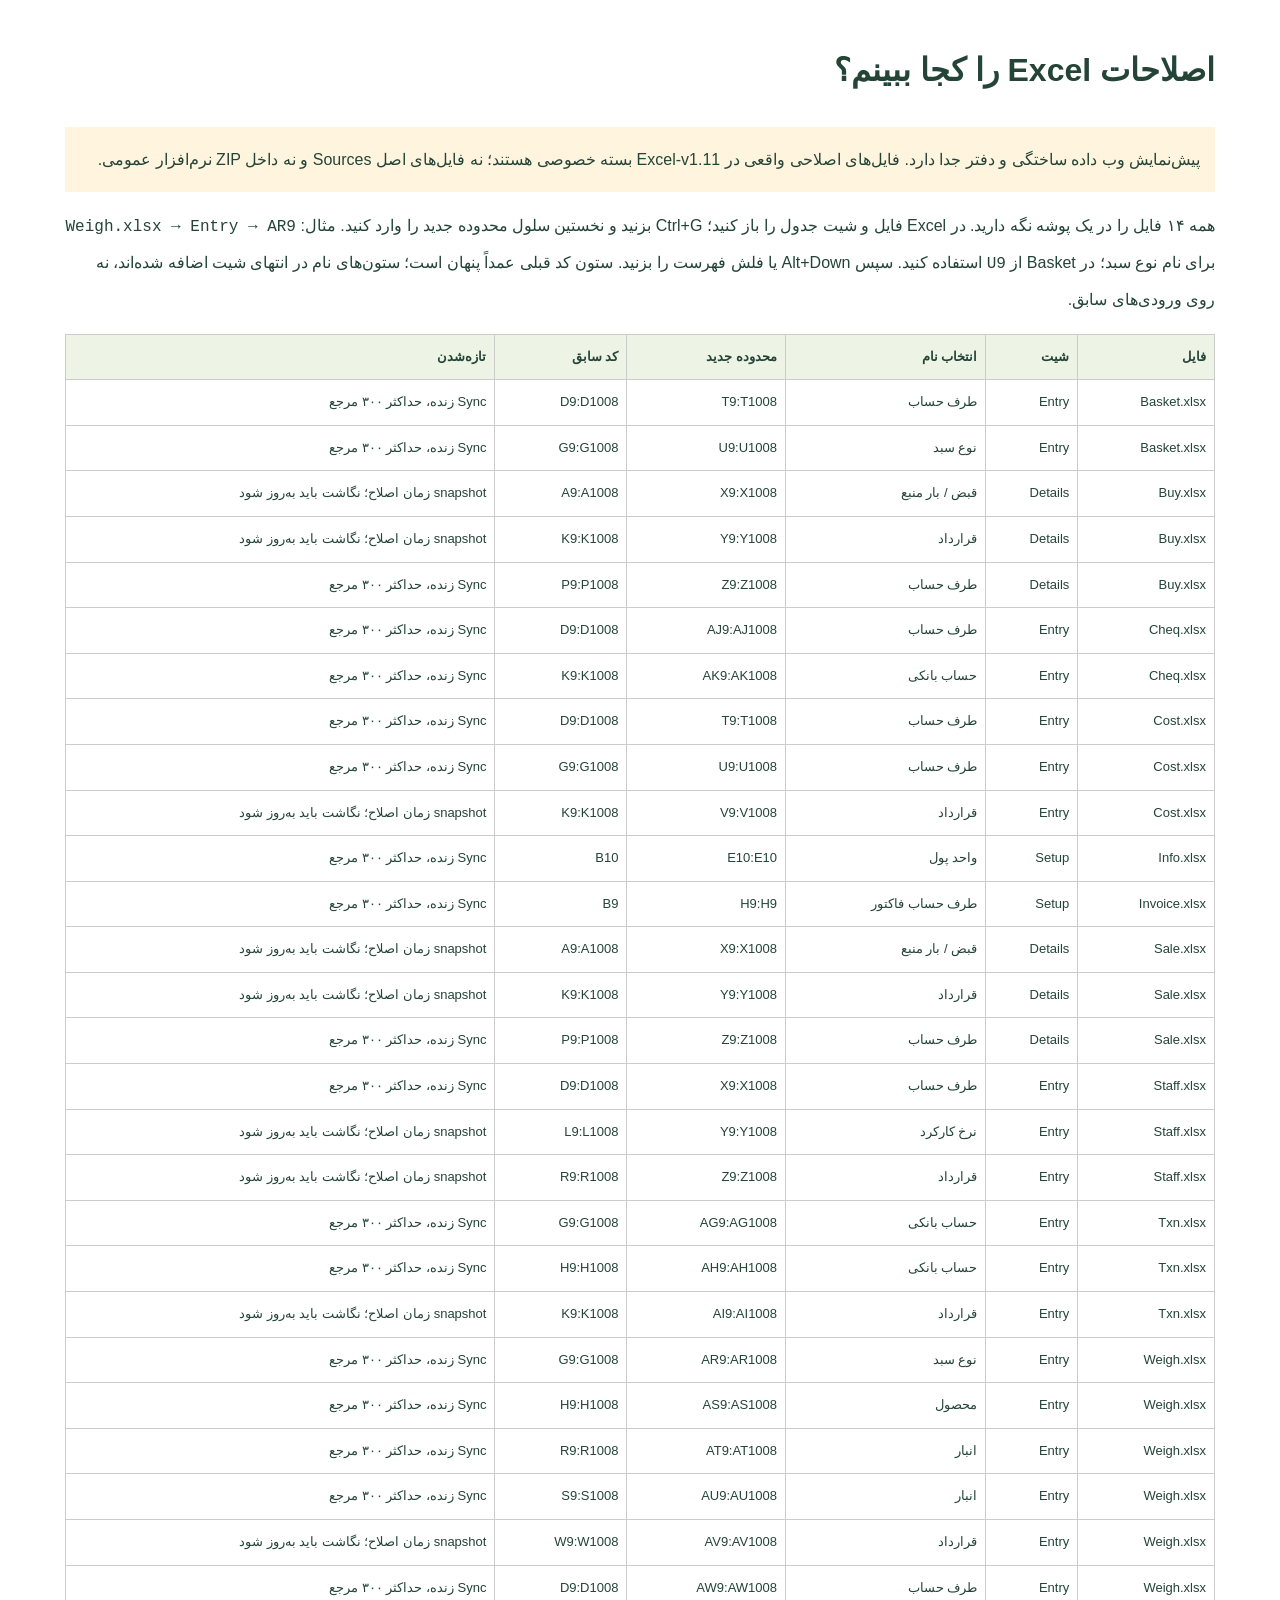
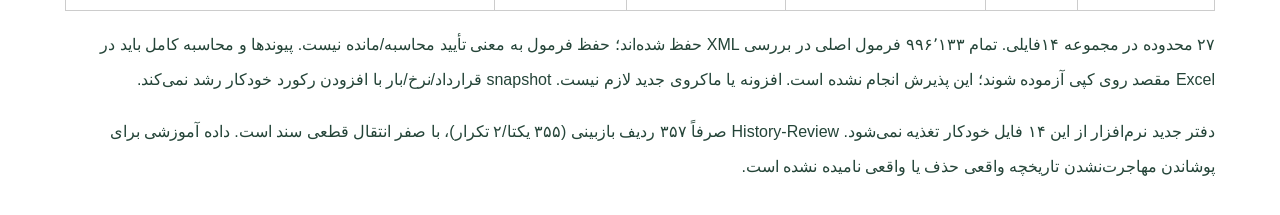
<file: docs/EXCEL_CHANGES_FA.html>
<!doctype html>
<html lang="fa" dir="rtl">
  <meta charset="utf-8" /><meta
    name="viewport"
    content="width=device-width,initial-scale=1"
  /><title>نقشه اصلاحات Excel مازندشت</title
  ><style>
    body {
      font:
        16px/2.2 Tahoma,
        sans-serif;
      max-width: 1150px;
      margin: 35px auto;
      padding: 0 20px;
      color: #244438;
    }
    table {
      border-collapse: collapse;
      width: 100%;
      font-size: 13px;
    }
    td,
    th {
      border: 1px solid #ccc;
      padding: 8px;
      text-align: right;
    }
    th {
      background: #edf3e5;
    }
    code {
      direction: ltr;
      display: inline-block;
    }
    aside {
      background: #fff5df;
      padding: 15px;
    }
  </style>
  <h1>اصلاحات Excel را کجا ببینم؟</h1>
  <aside>
    پیش‌نمایش وب داده ساختگی و دفتر جدا دارد. فایل‌های اصلاحی واقعی در
    Excel-v1.11 بسته خصوصی هستند؛ نه فایل‌های اصل Sources و نه داخل ZIP
    نرم‌افزار عمومی.
  </aside>
  <p>
    همه ۱۴ فایل را در یک پوشه نگه دارید. در Excel فایل و شیت جدول را باز کنید؛
    Ctrl+G بزنید و نخستین سلول محدوده جدید را وارد کنید. مثال:
    <code>Weigh.xlsx → Entry → AR9</code> برای نام نوع سبد؛ در Basket از
    <code>U9</code> استفاده کنید. سپس Alt+Down یا فلش فهرست را بزنید. ستون کد
    قبلی عمداً پنهان است؛ ستون‌های نام در انتهای شیت اضافه شده‌اند، نه روی
    ورودی‌های سابق.
  </p>
  <div style="overflow: auto">
    <table>
      <thead>
        <tr>
          <th>فایل</th>
          <th>شیت</th>
          <th>انتخاب نام</th>
          <th>محدوده جدید</th>
          <th>کد سابق</th>
          <th>تازه‌شدن</th>
        </tr>
      </thead>
      <tbody>
        <tr>
          <td>Basket.xlsx</td>
          <td>Entry</td>
          <td>طرف حساب</td>
          <td>T9:T1008</td>
          <td>D9:D1008</td>
          <td>Sync زنده، حداکثر ۳۰۰ مرجع</td>
        </tr>
        <tr>
          <td>Basket.xlsx</td>
          <td>Entry</td>
          <td>نوع سبد</td>
          <td>U9:U1008</td>
          <td>G9:G1008</td>
          <td>Sync زنده، حداکثر ۳۰۰ مرجع</td>
        </tr>
        <tr>
          <td>Buy.xlsx</td>
          <td>Details</td>
          <td>قبض / بار منبع</td>
          <td>X9:X1008</td>
          <td>A9:A1008</td>
          <td>snapshot زمان اصلاح؛ نگاشت باید به‌روز شود</td>
        </tr>
        <tr>
          <td>Buy.xlsx</td>
          <td>Details</td>
          <td>قرارداد</td>
          <td>Y9:Y1008</td>
          <td>K9:K1008</td>
          <td>snapshot زمان اصلاح؛ نگاشت باید به‌روز شود</td>
        </tr>
        <tr>
          <td>Buy.xlsx</td>
          <td>Details</td>
          <td>طرف حساب</td>
          <td>Z9:Z1008</td>
          <td>P9:P1008</td>
          <td>Sync زنده، حداکثر ۳۰۰ مرجع</td>
        </tr>
        <tr>
          <td>Cheq.xlsx</td>
          <td>Entry</td>
          <td>طرف حساب</td>
          <td>AJ9:AJ1008</td>
          <td>D9:D1008</td>
          <td>Sync زنده، حداکثر ۳۰۰ مرجع</td>
        </tr>
        <tr>
          <td>Cheq.xlsx</td>
          <td>Entry</td>
          <td>حساب بانکی</td>
          <td>AK9:AK1008</td>
          <td>K9:K1008</td>
          <td>Sync زنده، حداکثر ۳۰۰ مرجع</td>
        </tr>
        <tr>
          <td>Cost.xlsx</td>
          <td>Entry</td>
          <td>طرف حساب</td>
          <td>T9:T1008</td>
          <td>D9:D1008</td>
          <td>Sync زنده، حداکثر ۳۰۰ مرجع</td>
        </tr>
        <tr>
          <td>Cost.xlsx</td>
          <td>Entry</td>
          <td>طرف حساب</td>
          <td>U9:U1008</td>
          <td>G9:G1008</td>
          <td>Sync زنده، حداکثر ۳۰۰ مرجع</td>
        </tr>
        <tr>
          <td>Cost.xlsx</td>
          <td>Entry</td>
          <td>قرارداد</td>
          <td>V9:V1008</td>
          <td>K9:K1008</td>
          <td>snapshot زمان اصلاح؛ نگاشت باید به‌روز شود</td>
        </tr>
        <tr>
          <td>Info.xlsx</td>
          <td>Setup</td>
          <td>واحد پول</td>
          <td>E10:E10</td>
          <td>B10</td>
          <td>Sync زنده، حداکثر ۳۰۰ مرجع</td>
        </tr>
        <tr>
          <td>Invoice.xlsx</td>
          <td>Setup</td>
          <td>طرف حساب فاکتور</td>
          <td>H9:H9</td>
          <td>B9</td>
          <td>Sync زنده، حداکثر ۳۰۰ مرجع</td>
        </tr>
        <tr>
          <td>Sale.xlsx</td>
          <td>Details</td>
          <td>قبض / بار منبع</td>
          <td>X9:X1008</td>
          <td>A9:A1008</td>
          <td>snapshot زمان اصلاح؛ نگاشت باید به‌روز شود</td>
        </tr>
        <tr>
          <td>Sale.xlsx</td>
          <td>Details</td>
          <td>قرارداد</td>
          <td>Y9:Y1008</td>
          <td>K9:K1008</td>
          <td>snapshot زمان اصلاح؛ نگاشت باید به‌روز شود</td>
        </tr>
        <tr>
          <td>Sale.xlsx</td>
          <td>Details</td>
          <td>طرف حساب</td>
          <td>Z9:Z1008</td>
          <td>P9:P1008</td>
          <td>Sync زنده، حداکثر ۳۰۰ مرجع</td>
        </tr>
        <tr>
          <td>Staff.xlsx</td>
          <td>Entry</td>
          <td>طرف حساب</td>
          <td>X9:X1008</td>
          <td>D9:D1008</td>
          <td>Sync زنده، حداکثر ۳۰۰ مرجع</td>
        </tr>
        <tr>
          <td>Staff.xlsx</td>
          <td>Entry</td>
          <td>نرخ کارکرد</td>
          <td>Y9:Y1008</td>
          <td>L9:L1008</td>
          <td>snapshot زمان اصلاح؛ نگاشت باید به‌روز شود</td>
        </tr>
        <tr>
          <td>Staff.xlsx</td>
          <td>Entry</td>
          <td>قرارداد</td>
          <td>Z9:Z1008</td>
          <td>R9:R1008</td>
          <td>snapshot زمان اصلاح؛ نگاشت باید به‌روز شود</td>
        </tr>
        <tr>
          <td>Txn.xlsx</td>
          <td>Entry</td>
          <td>حساب بانکی</td>
          <td>AG9:AG1008</td>
          <td>G9:G1008</td>
          <td>Sync زنده، حداکثر ۳۰۰ مرجع</td>
        </tr>
        <tr>
          <td>Txn.xlsx</td>
          <td>Entry</td>
          <td>حساب بانکی</td>
          <td>AH9:AH1008</td>
          <td>H9:H1008</td>
          <td>Sync زنده، حداکثر ۳۰۰ مرجع</td>
        </tr>
        <tr>
          <td>Txn.xlsx</td>
          <td>Entry</td>
          <td>قرارداد</td>
          <td>AI9:AI1008</td>
          <td>K9:K1008</td>
          <td>snapshot زمان اصلاح؛ نگاشت باید به‌روز شود</td>
        </tr>
        <tr>
          <td>Weigh.xlsx</td>
          <td>Entry</td>
          <td>نوع سبد</td>
          <td>AR9:AR1008</td>
          <td>G9:G1008</td>
          <td>Sync زنده، حداکثر ۳۰۰ مرجع</td>
        </tr>
        <tr>
          <td>Weigh.xlsx</td>
          <td>Entry</td>
          <td>محصول</td>
          <td>AS9:AS1008</td>
          <td>H9:H1008</td>
          <td>Sync زنده، حداکثر ۳۰۰ مرجع</td>
        </tr>
        <tr>
          <td>Weigh.xlsx</td>
          <td>Entry</td>
          <td>انبار</td>
          <td>AT9:AT1008</td>
          <td>R9:R1008</td>
          <td>Sync زنده، حداکثر ۳۰۰ مرجع</td>
        </tr>
        <tr>
          <td>Weigh.xlsx</td>
          <td>Entry</td>
          <td>انبار</td>
          <td>AU9:AU1008</td>
          <td>S9:S1008</td>
          <td>Sync زنده، حداکثر ۳۰۰ مرجع</td>
        </tr>
        <tr>
          <td>Weigh.xlsx</td>
          <td>Entry</td>
          <td>قرارداد</td>
          <td>AV9:AV1008</td>
          <td>W9:W1008</td>
          <td>snapshot زمان اصلاح؛ نگاشت باید به‌روز شود</td>
        </tr>
        <tr>
          <td>Weigh.xlsx</td>
          <td>Entry</td>
          <td>طرف حساب</td>
          <td>AW9:AW1008</td>
          <td>D9:D1008</td>
          <td>Sync زنده، حداکثر ۳۰۰ مرجع</td>
        </tr>
      </tbody>
    </table>
  </div>
  <p>
    ۲۷ محدوده در مجموعه ۱۴فایلی. تمام ۹۹۶٬۱۳۳ فرمول اصلی در بررسی XML حفظ
    شده‌اند؛ حفظ فرمول به معنی تأیید محاسبه/مانده نیست. پیوندها و محاسبه کامل
    باید در Excel مقصد روی کپی آزموده شوند؛ این پذیرش انجام نشده است. افزونه یا
    ماکروی جدید لازم نیست. snapshot قرارداد/نرخ/بار با افزودن رکورد خودکار رشد
    نمی‌کند.
  </p>
  <p>
    دفتر جدید نرم‌افزار از این ۱۴ فایل خودکار تغذیه نمی‌شود. History-Review
    صرفاً ۳۵۷ ردیف بازبینی (۳۵۵ یکتا/۲ تکرار)، با صفر انتقال قطعی سند است. داده
    آموزشی برای پوشاندن مهاجرت‌نشدن تاریخچه واقعی حذف یا واقعی نامیده نشده است.
  </p>
</html>
</file>
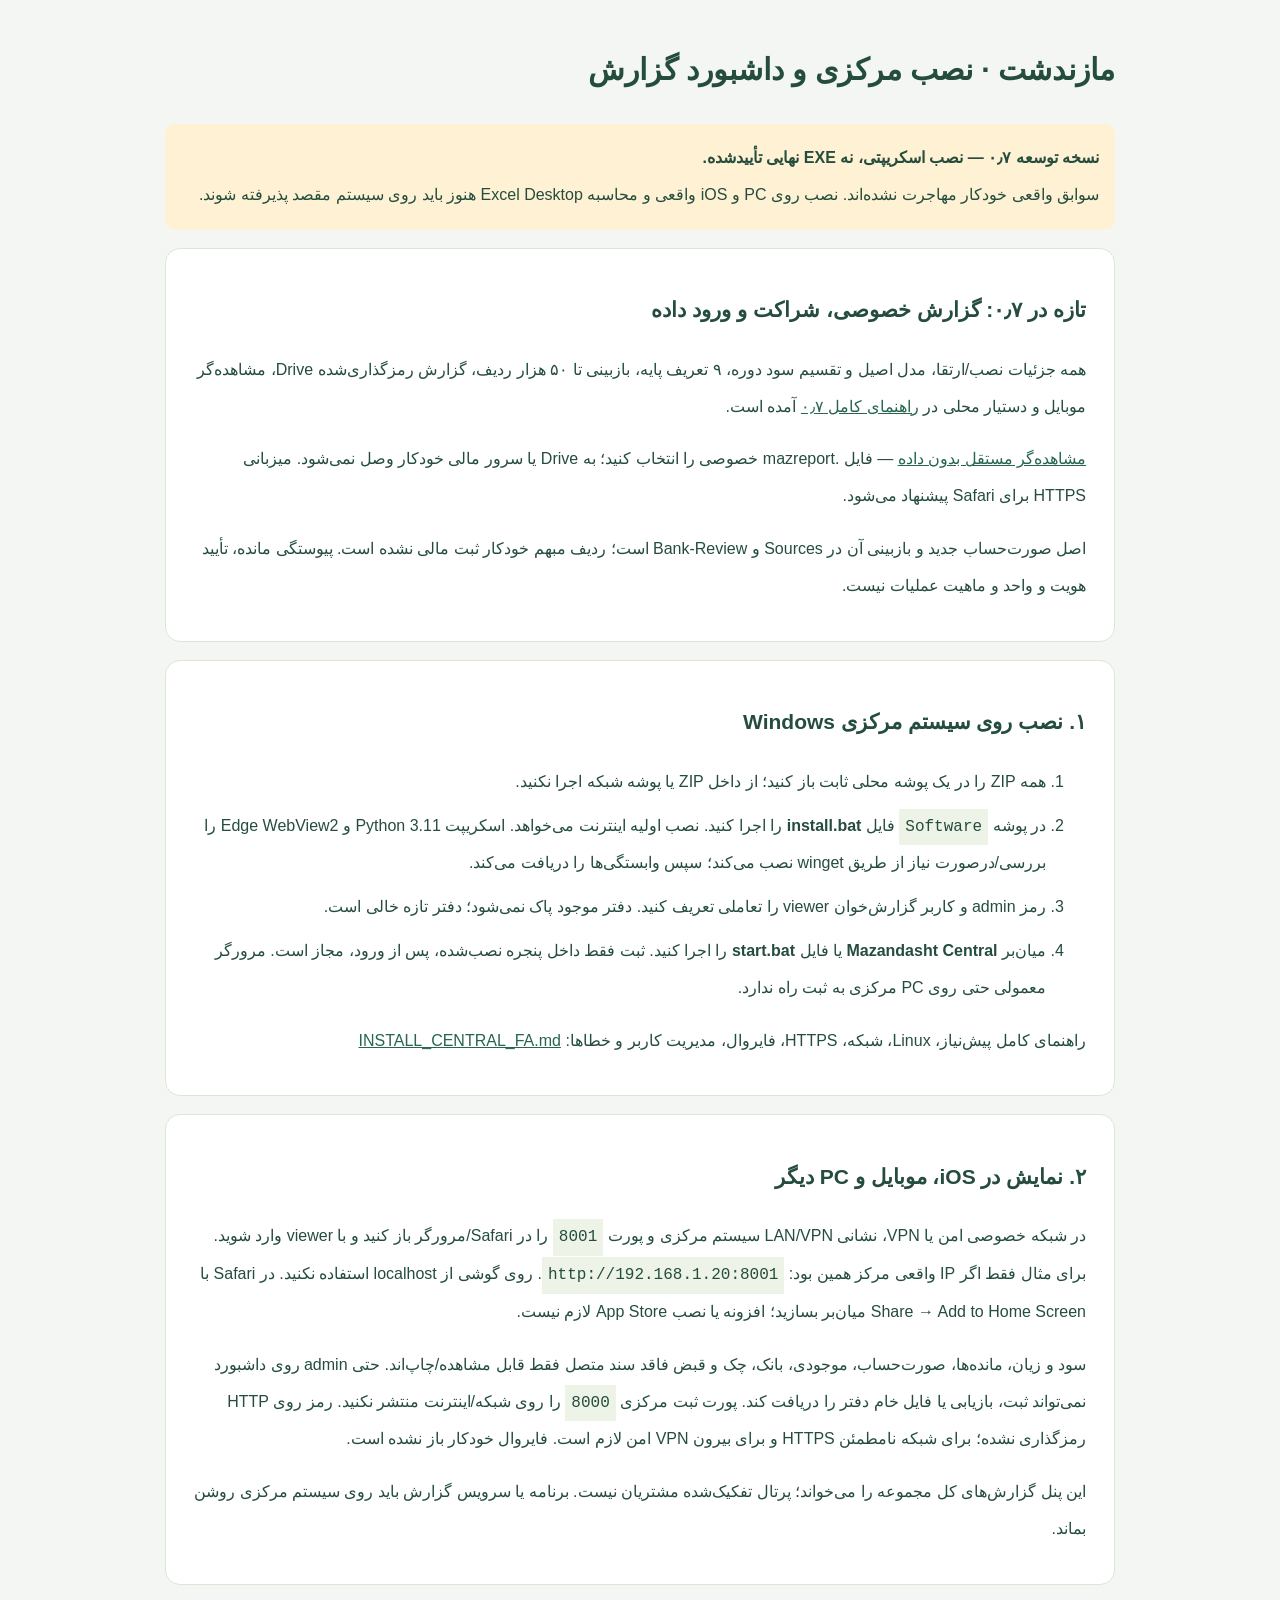
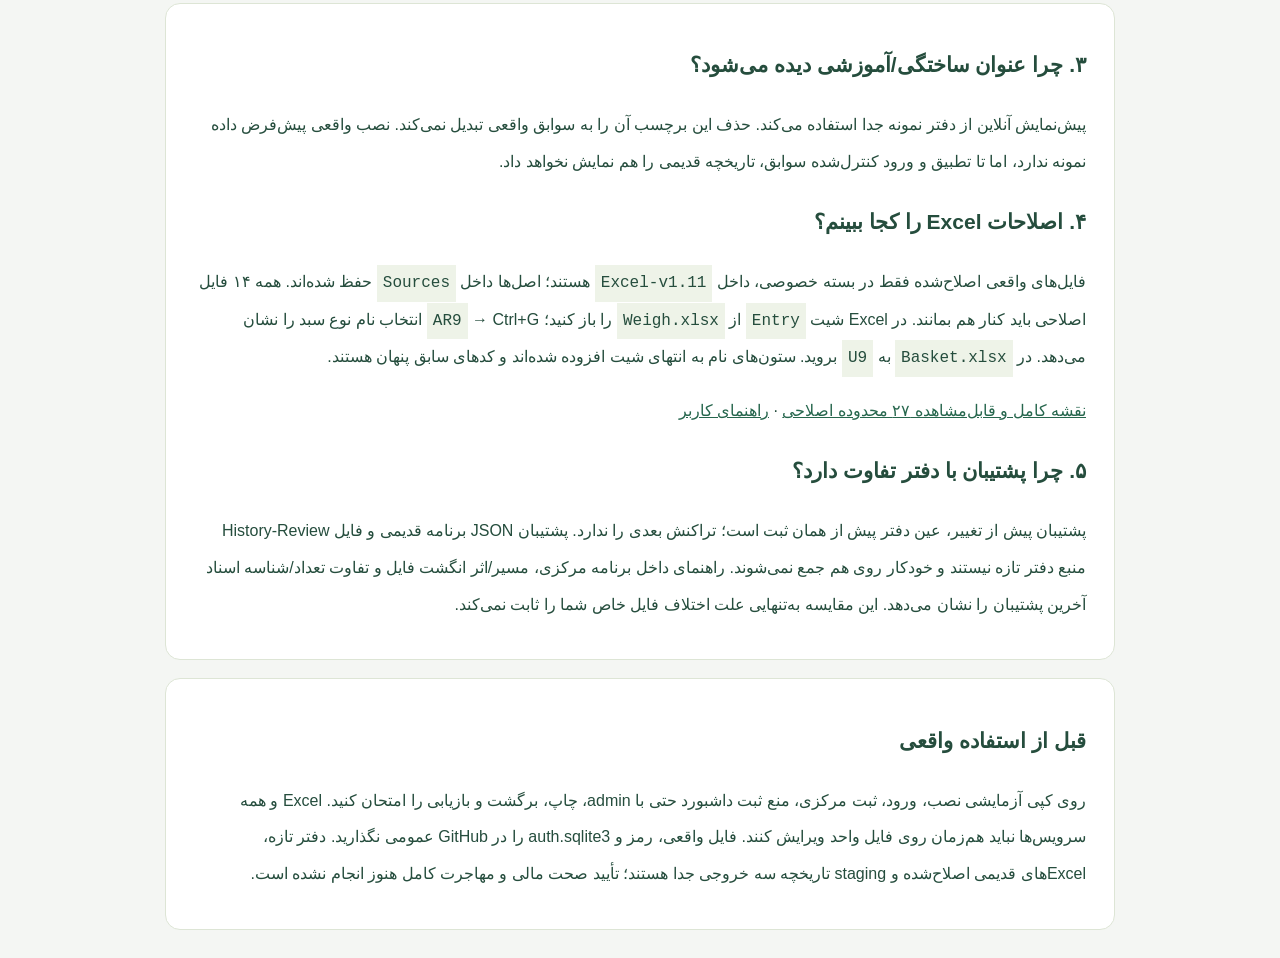
<file: docs/START_HERE_FA.html>
<!doctype html>
<html lang="fa" dir="rtl">
  <meta charset="utf-8" /><meta
    name="viewport"
    content="width=device-width,initial-scale=1"
  /><title>از اینجا شروع کنید — مازندشت ۰٫۷</title
  ><style>
    body {
      font:
        16px/2.3 Tahoma,
        sans-serif;
      background: #f4f6f3;
      color: #254d3d;
      max-width: 950px;
      margin: 35px auto;
      padding: 0 20px;
    }
    section {
      background: white;
      border: 1px solid #dde5d5;
      border-radius: 15px;
      padding: 20px 28px;
      margin: 18px 0;
    }
    h1 {
      font-size: 30px;
    }
    h2 {
      font-size: 21px;
    }
    code {
      direction: ltr;
      display: inline-block;
      background: #eef3e8;
      padding: 0 6px;
    }
    a {
      color: #26664d;
    }
    aside {
      background: #fff1d4;
      padding: 16px;
      border-radius: 10px;
    }
    li {
      margin: 7px 0;
    }
  </style>
  <h1>مازندشت · نصب مرکزی و داشبورد گزارش</h1>
  <aside>
    <b>نسخه توسعه ۰٫۷ — نصب اسکریپتی، نه EXE نهایی تأییدشده.</b><br />سوابق
    واقعی خودکار مهاجرت نشده‌اند. نصب روی PC و iOS واقعی و محاسبه Excel Desktop
    هنوز باید روی سیستم مقصد پذیرفته شوند.
  </aside>
  <section><h2>تازه در ۰٫۷: گزارش خصوصی، شراکت و ورود داده</h2><p>همه جزئیات نصب/ارتقا، مدل اصیل و تقسیم سود دوره، ۹ تعریف پایه، بازبینی تا ۵۰ هزار ردیف، گزارش رمزگذاری‌شده Drive، مشاهده‌گر موبایل و دستیار محلی در <a href="Software/docs/RELEASE_0.7_FA.md">راهنمای کامل ۰٫۷</a> آمده است.</p><p><a href="Software/docs/viewer/index.html">مشاهده‌گر مستقل بدون داده</a> — فایل .mazreport خصوصی را انتخاب کنید؛ به Drive یا سرور مالی خودکار وصل نمی‌شود. میزبانی HTTPS برای Safari پیشنهاد می‌شود.</p><p>اصل صورت‌حساب جدید و بازبینی آن در Sources و Bank-Review است؛ ردیف مبهم خودکار ثبت مالی نشده است. پیوستگی مانده، تأیید هویت و واحد و ماهیت عملیات نیست.</p></section>
  <section>
    <h2>۱. نصب روی سیستم مرکزی Windows</h2>
    <ol>
      <li>
        همه ZIP را در یک پوشه محلی ثابت باز کنید؛ از داخل ZIP یا پوشه شبکه اجرا
        نکنید.
      </li>
      <li>
        در پوشه <code>Software</code> فایل <b>install.bat</b> را اجرا کنید. نصب
        اولیه اینترنت می‌خواهد. اسکریپت Python 3.11 و Edge WebView2 را
        بررسی/درصورت نیاز از طریق winget نصب می‌کند؛ سپس وابستگی‌ها را دریافت
        می‌کند.
      </li>
      <li>
        رمز admin و کاربر گزارش‌خوان viewer را تعاملی تعریف کنید. دفتر موجود پاک
        نمی‌شود؛ دفتر تازه خالی است.
      </li>
      <li>
        میان‌بر <b>Mazandasht Central</b> یا فایل <b>start.bat</b> را اجرا کنید.
        ثبت فقط داخل پنجره نصب‌شده، پس از ورود، مجاز است. مرورگر معمولی حتی روی
        PC مرکزی به ثبت راه ندارد.
      </li>
    </ol>
    <p>
      راهنمای کامل پیش‌نیاز، Linux، شبکه، HTTPS، فایروال، مدیریت کاربر و خطاها:
      <a href="Software/docs/INSTALL_CENTRAL_FA.md">INSTALL_CENTRAL_FA.md</a>
    </p>
  </section>
  <section>
    <h2>۲. نمایش در iOS، موبایل و PC دیگر</h2>
    <p>
      در شبکه خصوصی امن یا VPN، نشانی LAN/VPN سیستم مرکزی و پورت
      <code>8001</code> را در Safari/مرورگر باز کنید و با viewer وارد شوید. برای
      مثال فقط اگر IP واقعی مرکز همین بود:
      <code>http://192.168.1.20:8001</code>. روی گوشی از localhost استفاده
      نکنید. در Safari با Share → Add to Home Screen میان‌بر بسازید؛ افزونه یا
      نصب App Store لازم نیست.
    </p>
    <p>
      سود و زیان، مانده‌ها، صورت‌حساب، موجودی، بانک، چک و قبض فاقد سند متصل فقط
      قابل مشاهده/چاپ‌اند. حتی admin روی داشبورد نمی‌تواند ثبت، بازیابی یا فایل
      خام دفتر را دریافت کند. پورت ثبت مرکزی <code>8000</code> را روی
      شبکه/اینترنت منتشر نکنید. رمز روی HTTP رمزگذاری نشده؛ برای شبکه نامطمئن
      HTTPS و برای بیرون VPN امن لازم است. فایروال خودکار باز نشده است.
    </p>
    <p>
      این پنل گزارش‌های کل مجموعه را می‌خواند؛ پرتال تفکیک‌شده مشتریان نیست.
      برنامه یا سرویس گزارش باید روی سیستم مرکزی روشن بماند.
    </p>
  </section>
  <section>
    <h2>۳. چرا عنوان ساختگی/آموزشی دیده می‌شود؟</h2>
    <p>
      پیش‌نمایش آنلاین از دفتر نمونه جدا استفاده می‌کند. حذف این برچسب آن را به
      سوابق واقعی تبدیل نمی‌کند. نصب واقعی پیش‌فرض داده نمونه ندارد، اما تا
      تطبیق و ورود کنترل‌شده سوابق، تاریخچه قدیمی را هم نمایش نخواهد داد.
    </p>
    <h2>۴. اصلاحات Excel را کجا ببینم؟</h2>
    <p>
      فایل‌های واقعی اصلاح‌شده فقط در بسته خصوصی، داخل
      <code>Excel-v1.11</code> هستند؛ اصل‌ها داخل <code>Sources</code> حفظ
      شده‌اند. همه ۱۴ فایل اصلاحی باید کنار هم بمانند. در Excel شیت
      <code>Entry</code> از <code>Weigh.xlsx</code> را باز کنید؛ Ctrl+G →
      <code>AR9</code> انتخاب نام نوع سبد را نشان می‌دهد. در
      <code>Basket.xlsx</code> به <code>U9</code> بروید. ستون‌های نام به انتهای
      شیت افزوده شده‌اند و کدهای سابق پنهان هستند.
    </p>
    <p>
      <a href="Software/docs/EXCEL_CHANGES_FA.html"
        >نقشه کامل و قابل‌مشاهده ۲۷ محدوده اصلاحی</a
      >
      · <a href="Software/docs/USER_GUIDE_FA.md">راهنمای کاربر</a>
    </p>
    <h2>۵. چرا پشتیبان با دفتر تفاوت دارد؟</h2>
    <p>
      پشتیبان پیش از تغییر، عین دفتر پیش از همان ثبت است؛ تراکنش بعدی را ندارد.
      پشتیبان JSON برنامه قدیمی و فایل History-Review منبع دفتر تازه نیستند و
      خودکار روی هم جمع نمی‌شوند. راهنمای داخل برنامه مرکزی، مسیر/اثر انگشت فایل
      و تفاوت تعداد/شناسه اسناد آخرین پشتیبان را نشان می‌دهد. این مقایسه
      به‌تنهایی علت اختلاف فایل خاص شما را ثابت نمی‌کند.
    </p>
  </section>
  <section>
    <h2>قبل از استفاده واقعی</h2>
    <p>
      روی کپی آزمایشی نصب، ورود، ثبت مرکزی، منع ثبت داشبورد حتی با admin، چاپ،
      برگشت و بازیابی را امتحان کنید. Excel و همه سرویس‌ها نباید هم‌زمان روی
      فایل واحد ویرایش کنند. فایل واقعی، رمز و auth.sqlite3 را در GitHub عمومی
      نگذارید. دفتر تازه، Excelهای قدیمی اصلاح‌شده و staging تاریخچه سه خروجی
      جدا هستند؛ تأیید صحت مالی و مهاجرت کامل هنوز انجام نشده است.
    </p>
  </section>
</html>
</file>
